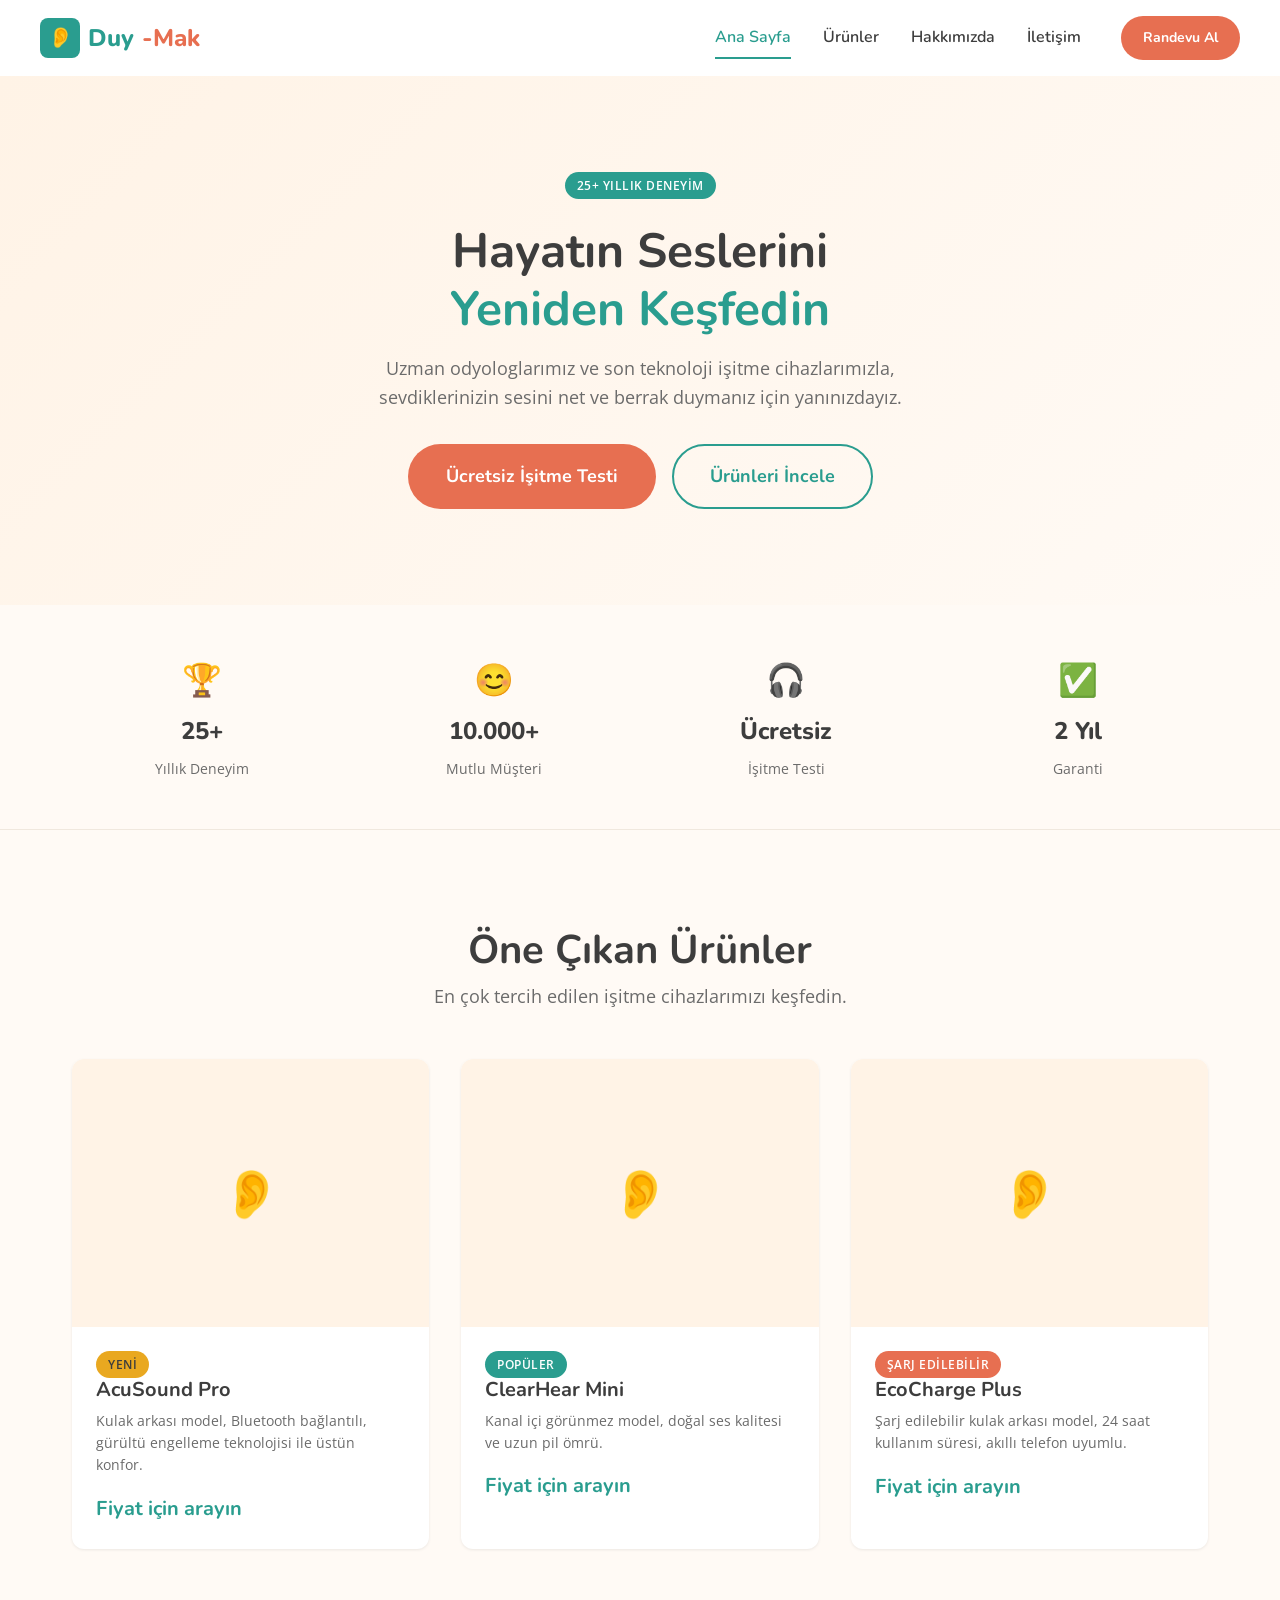
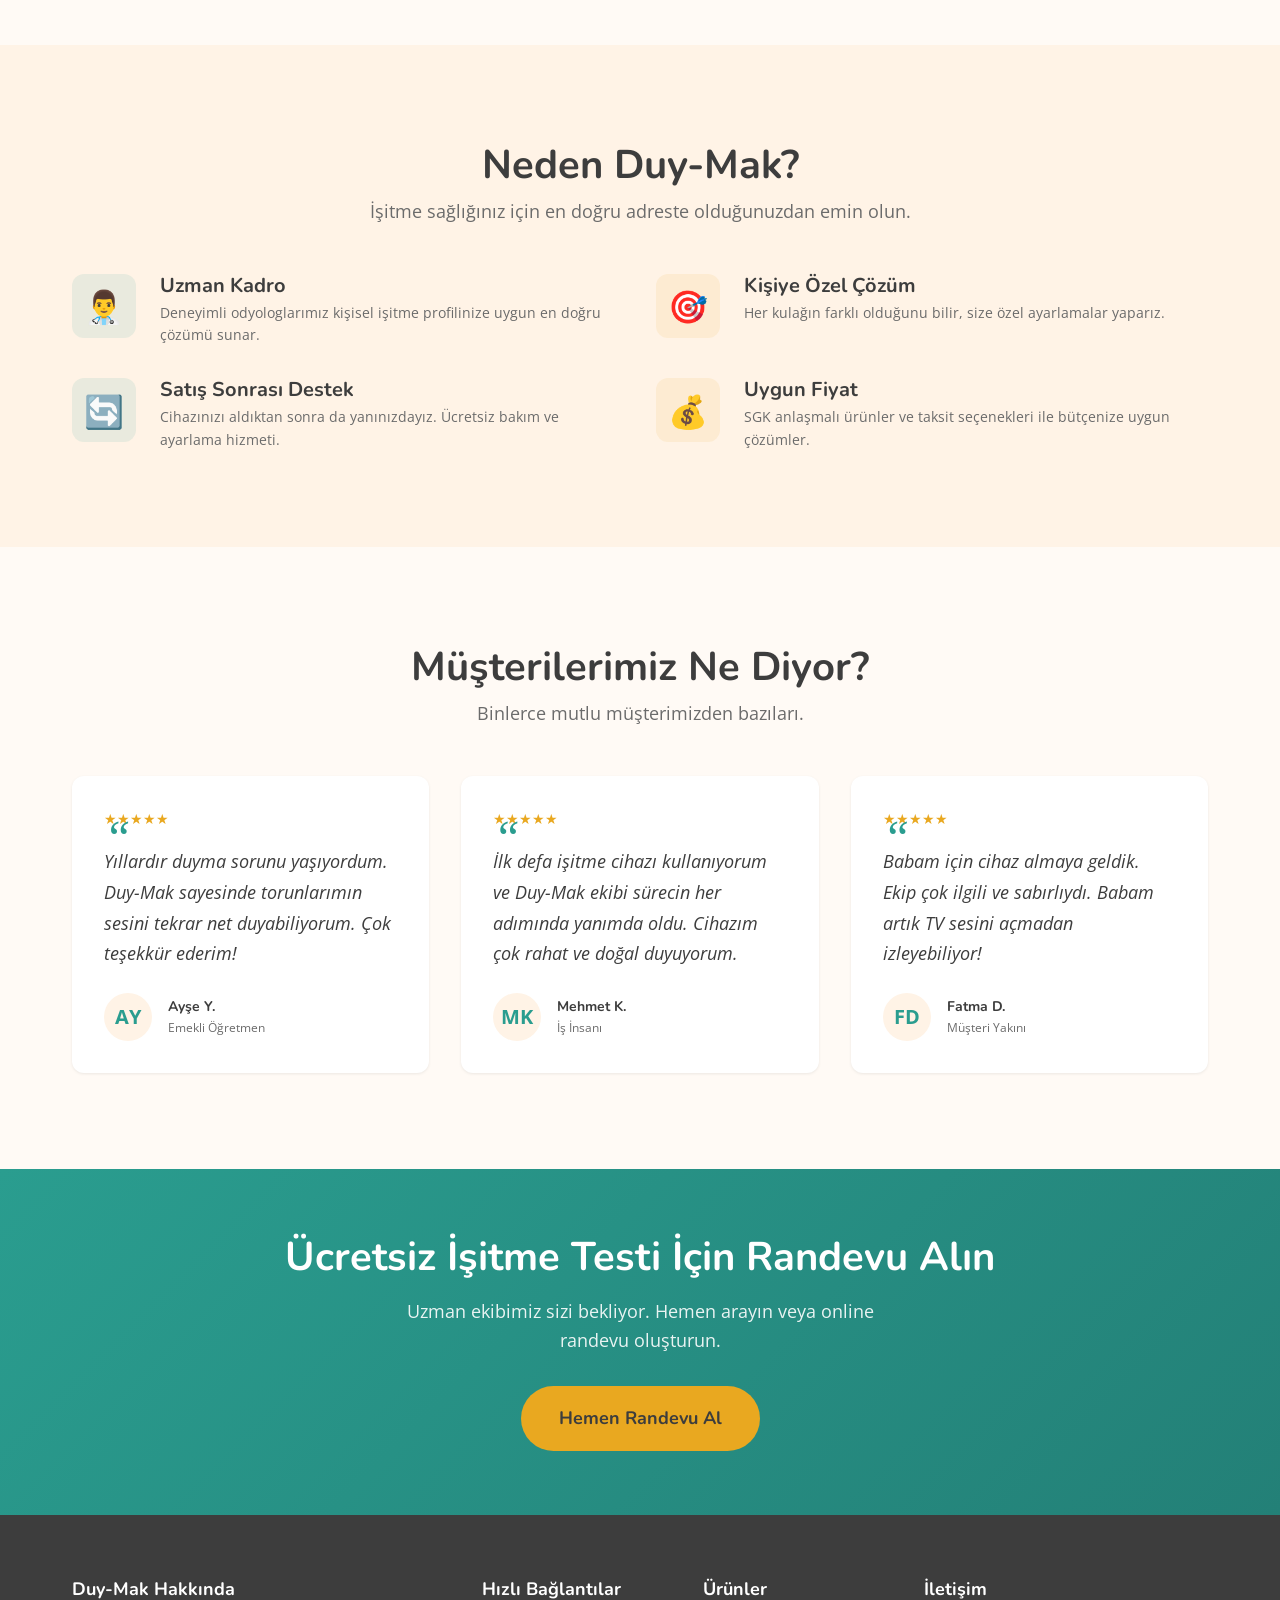
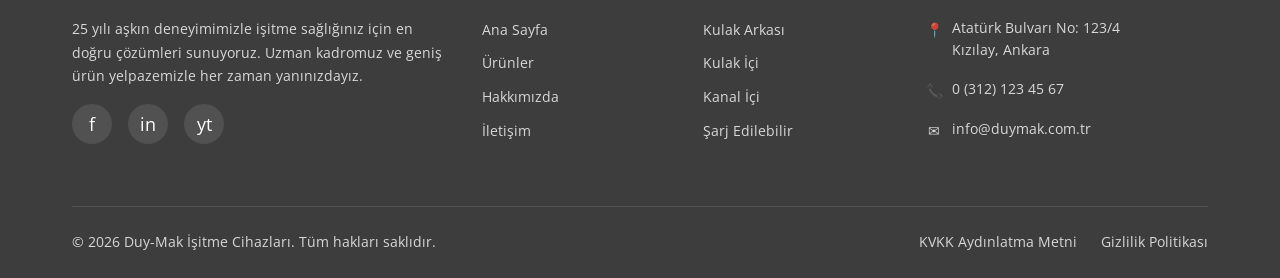
<file: index.html>
<!DOCTYPE html>
<html lang="tr">
<head>
  <meta charset="UTF-8">
  <meta name="viewport" content="width=device-width, initial-scale=1.0">
  <title>Duy-Mak İşitme Cihazları | Daha İyi Duymak İçin</title>
  <meta name="description" content="Duy-Mak işitme cihazları ile hayatınızın seslerini yeniden keşfedin. Uzman kadromuz ve geniş ürün yelpazemizle yanınızdayız.">

  <!-- Open Graph -->
  <meta property="og:title" content="Duy-Mak İşitme Cihazları | Daha İyi Duymak İçin">
  <meta property="og:description" content="Duy-Mak işitme cihazları ile hayatınızın seslerini yeniden keşfedin.">
  <meta property="og:type" content="website">
  <meta property="og:locale" content="tr_TR">

  <!-- Google Fonts -->
  <link rel="preconnect" href="https://fonts.googleapis.com">
  <link rel="preconnect" href="https://fonts.gstatic.com" crossorigin>
  <link href="https://fonts.googleapis.com/css2?family=Nunito:wght@600;700;800&family=Open+Sans:wght@400;500;600&display=swap" rel="stylesheet">

  <!-- CSS -->
  <link rel="stylesheet" href="css/reset.css">
  <link rel="stylesheet" href="css/variables.css">
  <link rel="stylesheet" href="css/global.css">
  <link rel="stylesheet" href="css/components.css">
  <link rel="stylesheet" href="css/header.css">
  <link rel="stylesheet" href="css/footer.css">
  <link rel="stylesheet" href="css/home.css">

  <!-- JSON-LD -->
  <script type="application/ld+json">
  {
    "@context": "https://schema.org",
    "@type": "MedicalBusiness",
    "name": "Duy-Mak İşitme Cihazları",
    "description": "İşitme cihazı satış ve uygulama merkezi",
    "url": "#",
    "telephone": "+90 (312) 123 45 67",
    "address": {
      "@type": "PostalAddress",
      "streetAddress": "Atatürk Bulvarı No: 123/4",
      "addressLocality": "Ankara",
      "addressCountry": "TR"
    },
    "medicalSpecialty": "Odyoloji"
  }
  </script>
</head>
<body>
  <a href="#main" class="skip-link">Ana içeriğe geç</a>

  <!-- Header -->
  <header class="header">
    <div class="container header__inner">
      <a href="index.html" class="header__logo" aria-label="Duy-Mak Ana Sayfa">
        <span class="header__logo-icon" aria-hidden="true">&#x1F442;</span>
        Duy<span class="header__logo-highlight">-Mak</span>
      </a>

      <nav class="nav" aria-label="Ana menü">
        <a href="index.html" class="nav__link" aria-current="page">Ana Sayfa</a>
        <a href="urunler.html" class="nav__link">Ürünler</a>
        <a href="hakkimizda.html" class="nav__link">Hakkımızda</a>
        <a href="iletisim.html" class="nav__link">İletişim</a>
        <a href="iletisim.html" class="btn btn--primary btn--small nav__cta">Randevu Al</a>
      </nav>

      <button class="hamburger" id="hamburger" aria-expanded="false" aria-controls="mobile-nav" aria-label="Menüyü aç">
        <span class="hamburger__line" aria-hidden="true"></span>
        <span class="hamburger__line" aria-hidden="true"></span>
        <span class="hamburger__line" aria-hidden="true"></span>
      </button>
    </div>

    <nav class="mobile-nav" id="mobile-nav" aria-label="Mobil menü">
      <a href="index.html" class="mobile-nav__link" aria-current="page">Ana Sayfa</a>
      <a href="urunler.html" class="mobile-nav__link">Ürünler</a>
      <a href="hakkimizda.html" class="mobile-nav__link">Hakkımızda</a>
      <a href="iletisim.html" class="mobile-nav__link">İletişim</a>
      <div class="mobile-nav__cta">
        <a href="iletisim.html" class="btn btn--primary btn--large">Randevu Al</a>
      </div>
    </nav>
  </header>

  <main id="main">
    <!-- Hero -->
    <section class="hero">
      <div class="container hero__content">
        <span class="badge hero__badge">25+ Yıllık Deneyim</span>
        <h1 class="hero__title">
          Hayatın Seslerini<br>
          <span class="hero__title-highlight">Yeniden Keşfedin</span>
        </h1>
        <p class="hero__text">
          Uzman odyologlarımız ve son teknoloji işitme cihazlarımızla, sevdiklerinizin sesini net ve berrak duymanız için yanınızdayız.
        </p>
        <div class="hero__actions">
          <a href="iletisim.html" class="btn btn--primary btn--large">Ücretsiz İşitme Testi</a>
          <a href="urunler.html" class="btn btn--secondary btn--large">Ürünleri İncele</a>
        </div>
      </div>
    </section>

    <!-- Trust bar -->
    <section class="trust-bar" aria-label="Güven göstergeleri">
      <div class="container">
        <div class="trust-bar__grid">
          <div class="trust-bar__item">
            <span class="trust-bar__icon" aria-hidden="true">&#x1F3C6;</span>
            <span class="trust-bar__number">25+</span>
            <span class="trust-bar__label">Yıllık Deneyim</span>
          </div>
          <div class="trust-bar__item">
            <span class="trust-bar__icon" aria-hidden="true">&#x1F60A;</span>
            <span class="trust-bar__number">10.000+</span>
            <span class="trust-bar__label">Mutlu Müşteri</span>
          </div>
          <div class="trust-bar__item">
            <span class="trust-bar__icon" aria-hidden="true">&#x1F3A7;</span>
            <span class="trust-bar__number">Ücretsiz</span>
            <span class="trust-bar__label">İşitme Testi</span>
          </div>
          <div class="trust-bar__item">
            <span class="trust-bar__icon" aria-hidden="true">&#x2705;</span>
            <span class="trust-bar__number">2 Yıl</span>
            <span class="trust-bar__label">Garanti</span>
          </div>
        </div>
      </div>
    </section>

    <!-- Featured Products -->
    <section class="section">
      <div class="container">
        <h2 class="section__title">Öne Çıkan Ürünler</h2>
        <p class="section__subtitle">En çok tercih edilen işitme cihazlarımızı keşfedin.</p>

        <div class="featured-products__grid">
          <!-- Product 1 -->
          <article class="card">
            <div class="product-card__image" aria-hidden="true">&#x1F442;</div>
            <div class="card__body">
              <span class="badge badge--secondary">Yeni</span>
              <h3 class="card__title">AcuSound Pro</h3>
              <p class="card__text">Kulak arkası model, Bluetooth bağlantılı, gürültü engelleme teknolojisi ile üstün konfor.</p>
              <span class="product-card__price">Fiyat için arayın</span>
            </div>
          </article>

          <!-- Product 2 -->
          <article class="card">
            <div class="product-card__image" aria-hidden="true">&#x1F442;</div>
            <div class="card__body">
              <span class="badge">Popüler</span>
              <h3 class="card__title">ClearHear Mini</h3>
              <p class="card__text">Kanal içi görünmez model, doğal ses kalitesi ve uzun pil ömrü.</p>
              <span class="product-card__price">Fiyat için arayın</span>
            </div>
          </article>

          <!-- Product 3 -->
          <article class="card">
            <div class="product-card__image" aria-hidden="true">&#x1F442;</div>
            <div class="card__body">
              <span class="badge badge--accent">Şarj Edilebilir</span>
              <h3 class="card__title">EcoCharge Plus</h3>
              <p class="card__text">Şarj edilebilir kulak arkası model, 24 saat kullanım süresi, akıllı telefon uyumlu.</p>
              <span class="product-card__price">Fiyat için arayın</span>
            </div>
          </article>
        </div>
      </div>
    </section>

    <!-- Why Duy-Mak -->
    <section class="section section--alt">
      <div class="container">
        <h2 class="section__title">Neden Duy-Mak?</h2>
        <p class="section__subtitle">İşitme sağlığınız için en doğru adreste olduğunuzdan emin olun.</p>

        <div class="why-us__grid">
          <div class="why-us__item">
            <div class="icon-box icon-box--primary" aria-hidden="true">&#x1F468;&#x200D;&#x2695;&#xFE0F;</div>
            <div class="why-us__text">
              <h3>Uzman Kadro</h3>
              <p>Deneyimli odyologlarımız kişisel işitme profilinize uygun en doğru çözümü sunar.</p>
            </div>
          </div>

          <div class="why-us__item">
            <div class="icon-box icon-box--secondary" aria-hidden="true">&#x1F3AF;</div>
            <div class="why-us__text">
              <h3>Kişiye Özel Çözüm</h3>
              <p>Her kulağın farklı olduğunu bilir, size özel ayarlamalar yaparız.</p>
            </div>
          </div>

          <div class="why-us__item">
            <div class="icon-box icon-box--primary" aria-hidden="true">&#x1F504;</div>
            <div class="why-us__text">
              <h3>Satış Sonrası Destek</h3>
              <p>Cihazınızı aldıktan sonra da yanınızdayız. Ücretsiz bakım ve ayarlama hizmeti.</p>
            </div>
          </div>

          <div class="why-us__item">
            <div class="icon-box icon-box--secondary" aria-hidden="true">&#x1F4B0;</div>
            <div class="why-us__text">
              <h3>Uygun Fiyat</h3>
              <p>SGK anlaşmalı ürünler ve taksit seçenekleri ile bütçenize uygun çözümler.</p>
            </div>
          </div>
        </div>
      </div>
    </section>

    <!-- Testimonials -->
    <section class="section">
      <div class="container">
        <h2 class="section__title">Müşterilerimiz Ne Diyor?</h2>
        <p class="section__subtitle">Binlerce mutlu müşterimizden bazıları.</p>

        <div class="testimonials__grid">
          <article class="testimonial">
            <div class="stars" aria-label="5 üzerinden 5 yıldız">&#9733;&#9733;&#9733;&#9733;&#9733;</div>
            <blockquote class="testimonial__quote">
              Yıllardır duyma sorunu yaşıyordum. Duy-Mak sayesinde torunlarımın sesini tekrar net duyabiliyorum. Çok teşekkür ederim!
            </blockquote>
            <div class="testimonial__author">
              <div class="testimonial__avatar" aria-hidden="true">AY</div>
              <div>
                <div class="testimonial__name">Ayşe Y.</div>
                <div class="testimonial__role">Emekli Öğretmen</div>
              </div>
            </div>
          </article>

          <article class="testimonial">
            <div class="stars" aria-label="5 üzerinden 5 yıldız">&#9733;&#9733;&#9733;&#9733;&#9733;</div>
            <blockquote class="testimonial__quote">
              İlk defa işitme cihazı kullanıyorum ve Duy-Mak ekibi sürecin her adımında yanımda oldu. Cihazım çok rahat ve doğal duyuyorum.
            </blockquote>
            <div class="testimonial__author">
              <div class="testimonial__avatar" aria-hidden="true">MK</div>
              <div>
                <div class="testimonial__name">Mehmet K.</div>
                <div class="testimonial__role">İş İnsanı</div>
              </div>
            </div>
          </article>

          <article class="testimonial">
            <div class="stars" aria-label="5 üzerinden 5 yıldız">&#9733;&#9733;&#9733;&#9733;&#9733;</div>
            <blockquote class="testimonial__quote">
              Babam için cihaz almaya geldik. Ekip çok ilgili ve sabırlıydı. Babam artık TV sesini açmadan izleyebiliyor!
            </blockquote>
            <div class="testimonial__author">
              <div class="testimonial__avatar" aria-hidden="true">FD</div>
              <div>
                <div class="testimonial__name">Fatma D.</div>
                <div class="testimonial__role">Müşteri Yakını</div>
              </div>
            </div>
          </article>
        </div>
      </div>
    </section>

    <!-- CTA Banner -->
    <section class="cta-banner">
      <div class="container">
        <h2 class="cta-banner__title">Ücretsiz İşitme Testi İçin Randevu Alın</h2>
        <p class="cta-banner__text">Uzman ekibimiz sizi bekliyor. Hemen arayın veya online randevu oluşturun.</p>
        <a href="iletisim.html" class="btn btn--primary btn--large">Hemen Randevu Al</a>
      </div>
    </section>
  </main>

  <!-- Footer -->
  <footer class="footer">
    <div class="container">
      <div class="footer__grid">
        <div>
          <h3 class="footer__col-title">Duy-Mak Hakkında</h3>
          <p class="footer__about-text">
            25 yılı aşkın deneyimimizle işitme sağlığınız için en doğru çözümleri sunuyoruz. Uzman kadromuz ve geniş ürün yelpazemizle her zaman yanınızdayız.
          </p>
          <div class="footer__social">
            <a href="#" class="footer__social-link" aria-label="Facebook">f</a>
            <a href="#" class="footer__social-link" aria-label="Instagram">in</a>
            <a href="#" class="footer__social-link" aria-label="YouTube">yt</a>
          </div>
        </div>

        <div>
          <h3 class="footer__col-title">Hızlı Bağlantılar</h3>
          <ul class="footer__links">
            <li><a href="index.html" class="footer__link">Ana Sayfa</a></li>
            <li><a href="urunler.html" class="footer__link">Ürünler</a></li>
            <li><a href="hakkimizda.html" class="footer__link">Hakkımızda</a></li>
            <li><a href="iletisim.html" class="footer__link">İletişim</a></li>
          </ul>
        </div>

        <div>
          <h3 class="footer__col-title">Ürünler</h3>
          <ul class="footer__links">
            <li><a href="urunler.html" class="footer__link">Kulak Arkası</a></li>
            <li><a href="urunler.html" class="footer__link">Kulak İçi</a></li>
            <li><a href="urunler.html" class="footer__link">Kanal İçi</a></li>
            <li><a href="urunler.html" class="footer__link">Şarj Edilebilir</a></li>
          </ul>
        </div>

        <div>
          <h3 class="footer__col-title">İletişim</h3>
          <div class="footer__contact-item">
            <span class="footer__contact-icon" aria-hidden="true">&#x1F4CD;</span>
            <span>Atatürk Bulvarı No: 123/4<br>Kızılay, Ankara</span>
          </div>
          <div class="footer__contact-item">
            <span class="footer__contact-icon" aria-hidden="true">&#x1F4DE;</span>
            <span>0 (312) 123 45 67</span>
          </div>
          <div class="footer__contact-item">
            <span class="footer__contact-icon" aria-hidden="true">&#x2709;</span>
            <span>info@duymak.com.tr</span>
          </div>
        </div>
      </div>

      <div class="footer__bottom">
        <p>&copy; 2026 Duy-Mak İşitme Cihazları. Tüm hakları saklıdır.</p>
        <div class="footer__bottom-links">
          <a href="#" class="footer__bottom-link">KVKK Aydınlatma Metni</a>
          <a href="#" class="footer__bottom-link">Gizlilik Politikası</a>
        </div>
      </div>
    </div>
  </footer>

  <script src="js/main.js"></script>
</body>
</html>
</file>
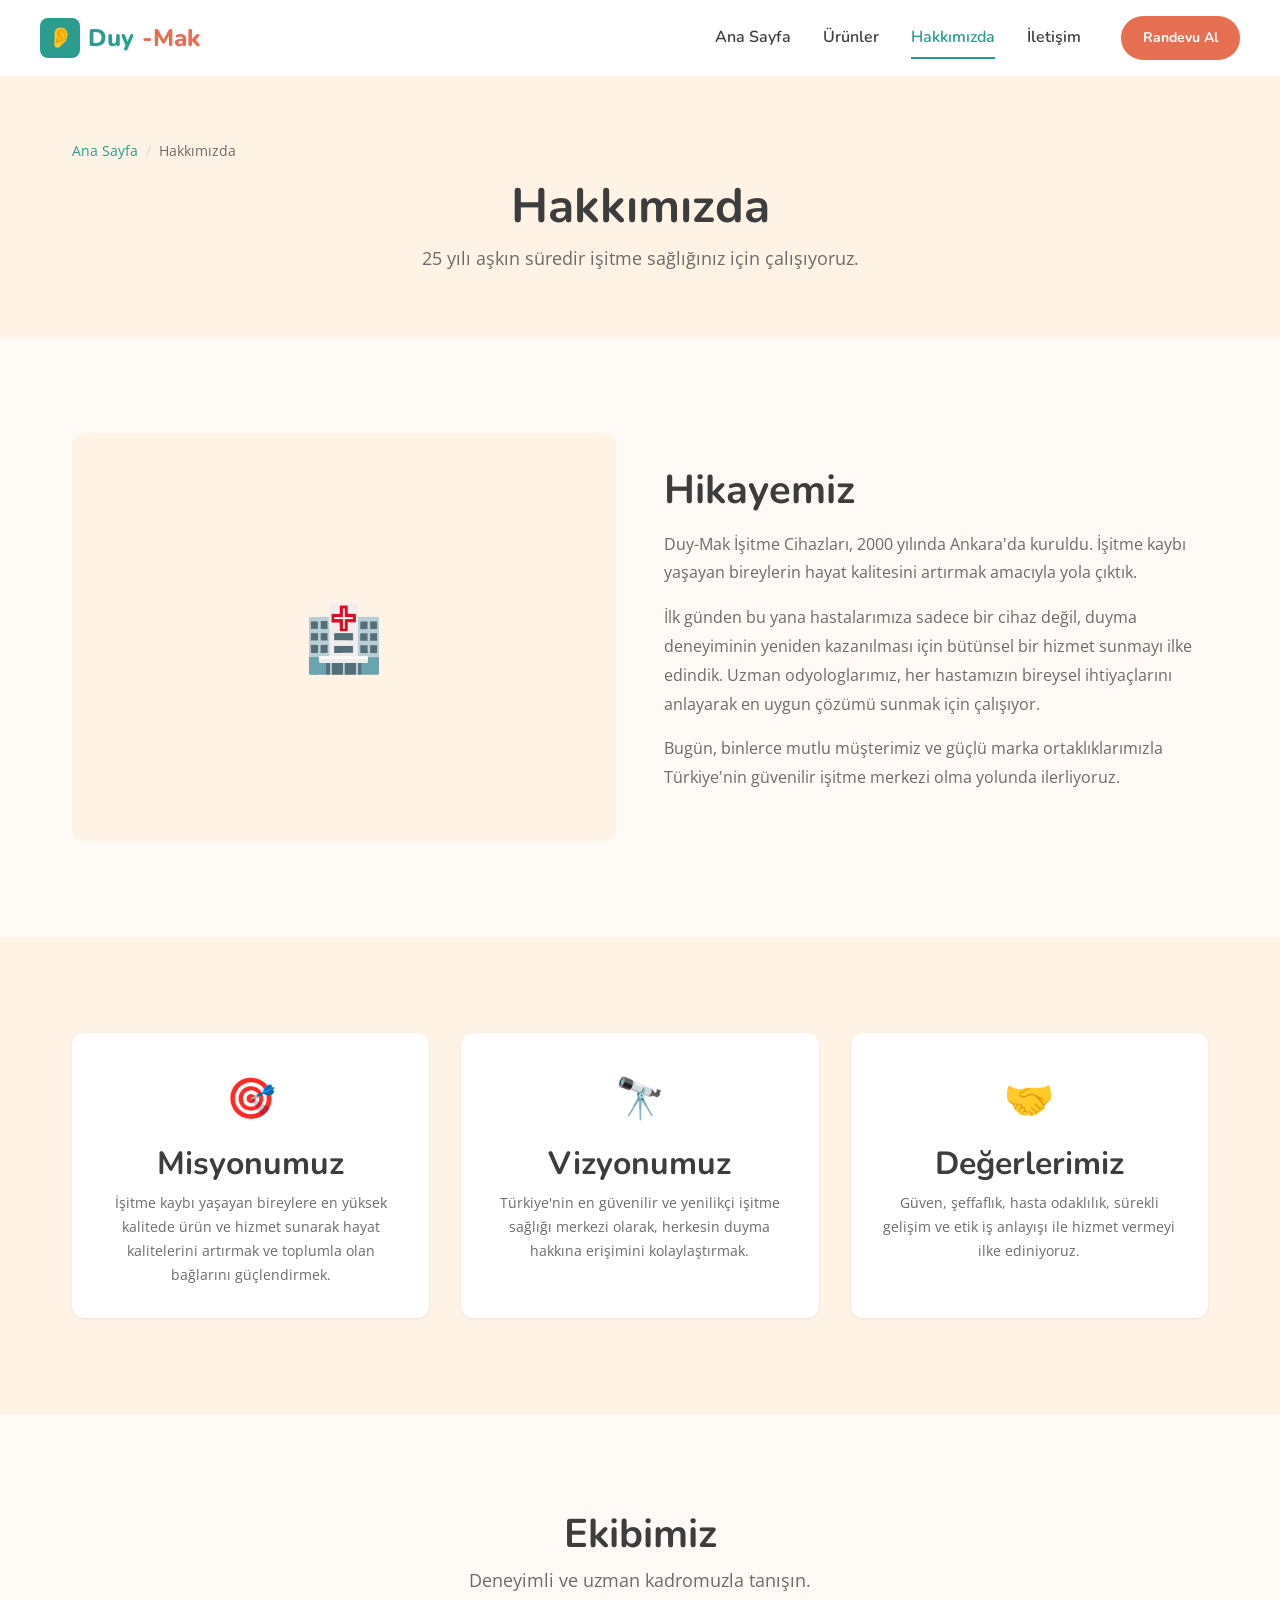
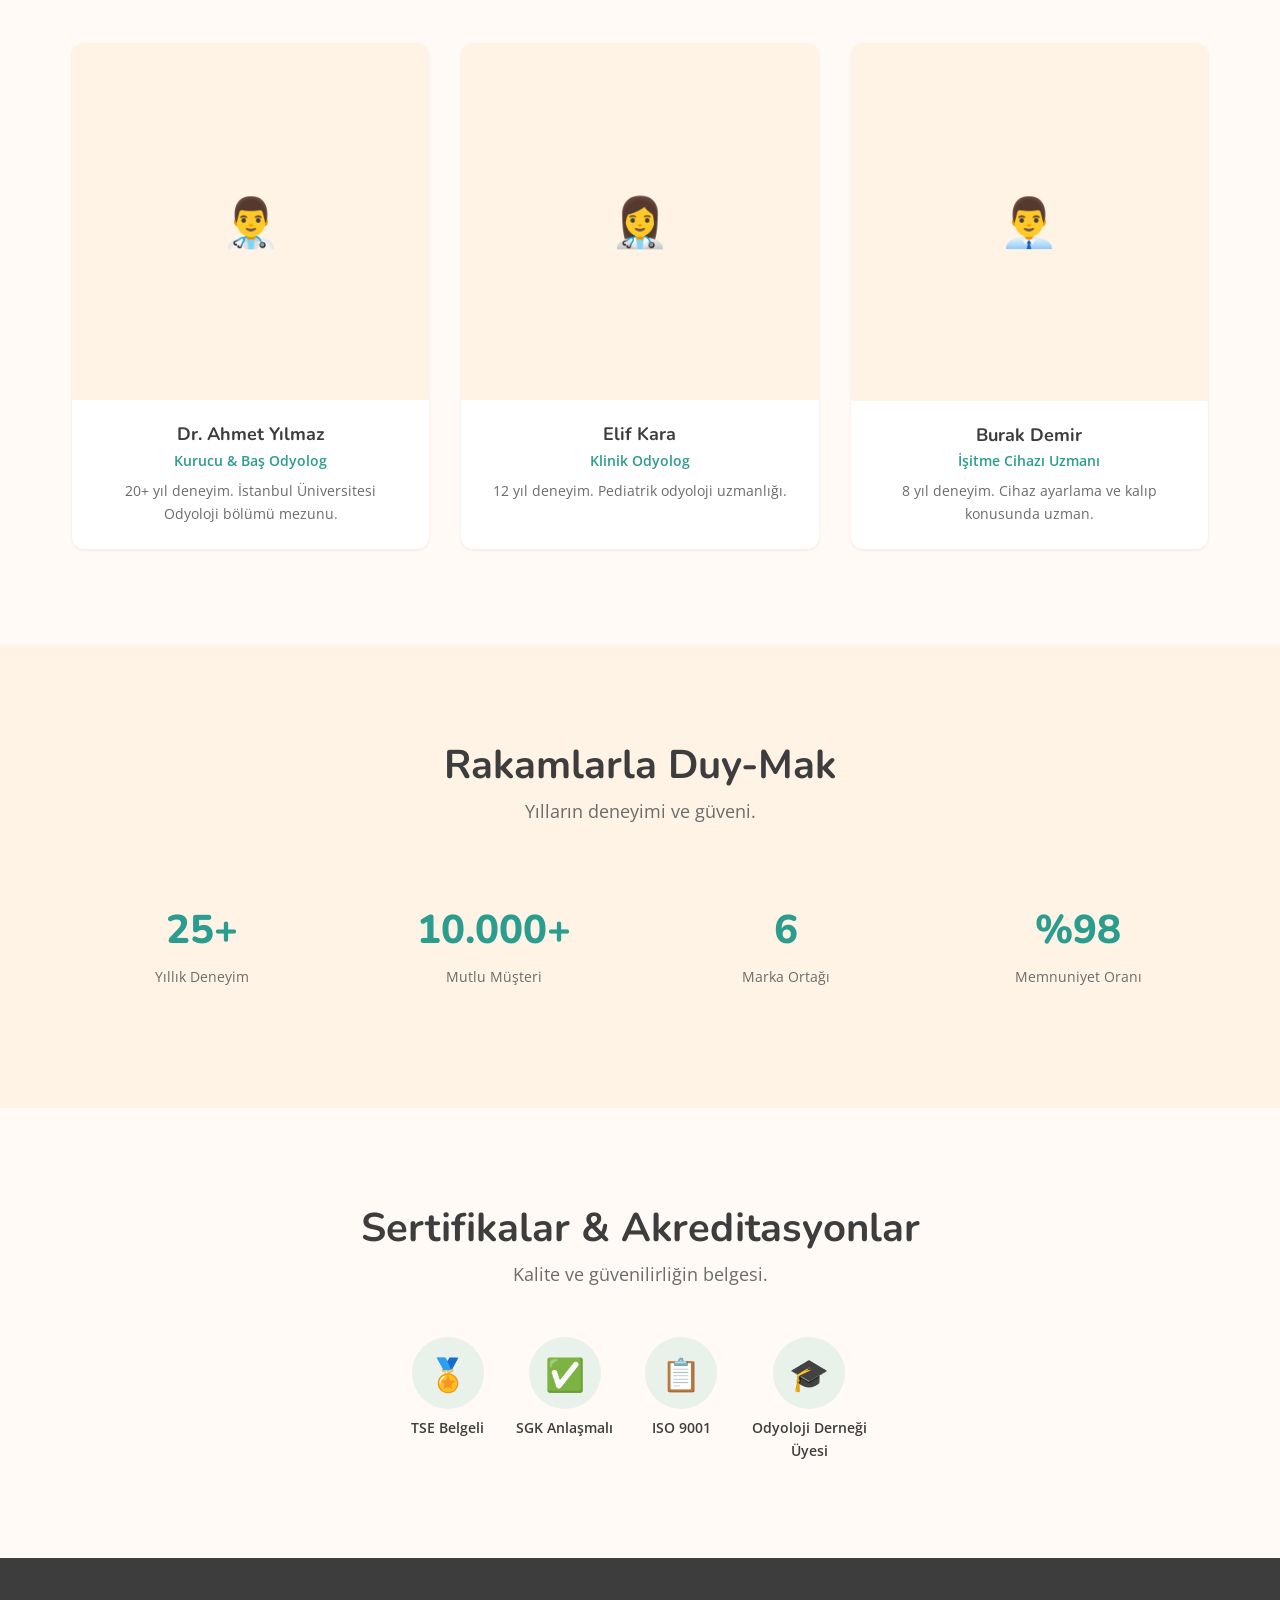
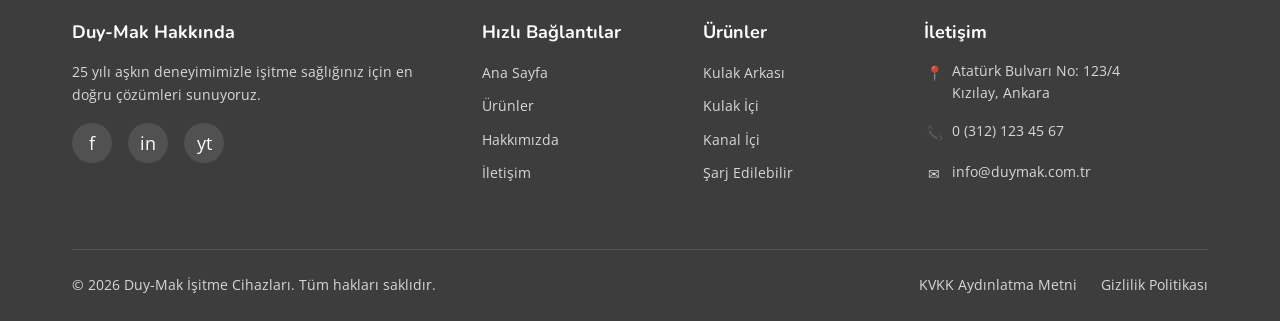
<file: hakkimizda.html>
<!DOCTYPE html>
<html lang="tr">
<head>
  <meta charset="UTF-8">
  <meta name="viewport" content="width=device-width, initial-scale=1.0">
  <title>Hakkımızda | Duy-Mak İşitme Cihazları</title>
  <meta name="description" content="Duy-Mak İşitme Cihazları olarak 25 yılı aşkın deneyimimizle işitme sağlığınız için yanınızdayız. Ekibimizi ve hikayemizi tanıyın.">

  <meta property="og:title" content="Hakkımızda | Duy-Mak İşitme Cihazları">
  <meta property="og:description" content="25 yılı aşkın deneyimimizle işitme sağlığınız için yanınızdayız.">
  <meta property="og:type" content="website">
  <meta property="og:locale" content="tr_TR">

  <link rel="preconnect" href="https://fonts.googleapis.com">
  <link rel="preconnect" href="https://fonts.gstatic.com" crossorigin>
  <link href="https://fonts.googleapis.com/css2?family=Nunito:wght@600;700;800&family=Open+Sans:wght@400;500;600&display=swap" rel="stylesheet">

  <link rel="stylesheet" href="css/reset.css">
  <link rel="stylesheet" href="css/variables.css">
  <link rel="stylesheet" href="css/global.css">
  <link rel="stylesheet" href="css/components.css">
  <link rel="stylesheet" href="css/header.css">
  <link rel="stylesheet" href="css/footer.css">
  <link rel="stylesheet" href="css/about.css">
</head>
<body>
  <a href="#main" class="skip-link">Ana içeriğe geç</a>

  <!-- Header -->
  <header class="header">
    <div class="container header__inner">
      <a href="index.html" class="header__logo" aria-label="Duy-Mak Ana Sayfa">
        <span class="header__logo-icon" aria-hidden="true">&#x1F442;</span>
        Duy<span class="header__logo-highlight">-Mak</span>
      </a>
      <nav class="nav" aria-label="Ana menü">
        <a href="index.html" class="nav__link">Ana Sayfa</a>
        <a href="urunler.html" class="nav__link">Ürünler</a>
        <a href="hakkimizda.html" class="nav__link" aria-current="page">Hakkımızda</a>
        <a href="iletisim.html" class="nav__link">İletişim</a>
        <a href="iletisim.html" class="btn btn--primary btn--small nav__cta">Randevu Al</a>
      </nav>
      <button class="hamburger" id="hamburger" aria-expanded="false" aria-controls="mobile-nav" aria-label="Menüyü aç">
        <span class="hamburger__line" aria-hidden="true"></span>
        <span class="hamburger__line" aria-hidden="true"></span>
        <span class="hamburger__line" aria-hidden="true"></span>
      </button>
    </div>
    <nav class="mobile-nav" id="mobile-nav" aria-label="Mobil menü">
      <a href="index.html" class="mobile-nav__link">Ana Sayfa</a>
      <a href="urunler.html" class="mobile-nav__link">Ürünler</a>
      <a href="hakkimizda.html" class="mobile-nav__link" aria-current="page">Hakkımızda</a>
      <a href="iletisim.html" class="mobile-nav__link">İletişim</a>
      <div class="mobile-nav__cta">
        <a href="iletisim.html" class="btn btn--primary btn--large">Randevu Al</a>
      </div>
    </nav>
  </header>

  <main id="main">
    <!-- Page Header -->
    <section class="page-header">
      <div class="container">
        <nav class="breadcrumb" aria-label="Breadcrumb">
          <a href="index.html">Ana Sayfa</a>
          <span class="breadcrumb__separator" aria-hidden="true">/</span>
          <span aria-current="page">Hakkımızda</span>
        </nav>
        <h1 class="page-header__title">Hakkımızda</h1>
        <p class="page-header__desc">25 yılı aşkın süredir işitme sağlığınız için çalışıyoruz.</p>
      </div>
    </section>

    <!-- Story -->
    <section class="section">
      <div class="container">
        <div class="story__grid">
          <div class="story__image" aria-hidden="true">&#x1F3E5;</div>
          <div class="story__text">
            <h2>Hikayemiz</h2>
            <p>
              Duy-Mak İşitme Cihazları, 2000 yılında Ankara'da kuruldu. İşitme kaybı yaşayan bireylerin hayat kalitesini artırmak amacıyla yola çıktık.
            </p>
            <p>
              İlk günden bu yana hastalarımıza sadece bir cihaz değil, duyma deneyiminin yeniden kazanılması için bütünsel bir hizmet sunmayı ilke edindik. Uzman odyologlarımız, her hastamızın bireysel ihtiyaçlarını anlayarak en uygun çözümü sunmak için çalışıyor.
            </p>
            <p>
              Bugün, binlerce mutlu müşterimiz ve güçlü marka ortaklıklarımızla Türkiye'nin güvenilir işitme merkezi olma yolunda ilerliyoruz.
            </p>
          </div>
        </div>
      </div>
    </section>

    <!-- Mission / Vision / Values -->
    <section class="section section--alt">
      <div class="container">
        <div class="mvv__grid">
          <div class="mvv__card">
            <div class="mvv__icon" aria-hidden="true">&#x1F3AF;</div>
            <h3>Misyonumuz</h3>
            <p>İşitme kaybı yaşayan bireylere en yüksek kalitede ürün ve hizmet sunarak hayat kalitelerini artırmak ve toplumla olan bağlarını güçlendirmek.</p>
          </div>
          <div class="mvv__card">
            <div class="mvv__icon" aria-hidden="true">&#x1F52D;</div>
            <h3>Vizyonumuz</h3>
            <p>Türkiye'nin en güvenilir ve yenilikçi işitme sağlığı merkezi olarak, herkesin duyma hakkına erişimini kolaylaştırmak.</p>
          </div>
          <div class="mvv__card">
            <div class="mvv__icon" aria-hidden="true">&#x1F91D;</div>
            <h3>Değerlerimiz</h3>
            <p>Güven, şeffaflık, hasta odaklılık, sürekli gelişim ve etik iş anlayışı ile hizmet vermeyi ilke ediniyoruz.</p>
          </div>
        </div>
      </div>
    </section>

    <!-- Team -->
    <section class="section">
      <div class="container">
        <h2 class="section__title">Ekibimiz</h2>
        <p class="section__subtitle">Deneyimli ve uzman kadromuzla tanışın.</p>

        <div class="team__grid">
          <article class="team__card">
            <div class="team__photo" aria-hidden="true">&#x1F468;&#x200D;&#x2695;&#xFE0F;</div>
            <div class="team__info">
              <h3 class="team__name">Dr. Ahmet Yılmaz</h3>
              <p class="team__role">Kurucu &amp; Baş Odyolog</p>
              <p class="team__bio">20+ yıl deneyim. İstanbul Üniversitesi Odyoloji bölümü mezunu.</p>
            </div>
          </article>

          <article class="team__card">
            <div class="team__photo" aria-hidden="true">&#x1F469;&#x200D;&#x2695;&#xFE0F;</div>
            <div class="team__info">
              <h3 class="team__name">Elif Kara</h3>
              <p class="team__role">Klinik Odyolog</p>
              <p class="team__bio">12 yıl deneyim. Pediatrik odyoloji uzmanlığı.</p>
            </div>
          </article>

          <article class="team__card">
            <div class="team__photo" aria-hidden="true">&#x1F468;&#x200D;&#x1F4BC;</div>
            <div class="team__info">
              <h3 class="team__name">Burak Demir</h3>
              <p class="team__role">İşitme Cihazı Uzmanı</p>
              <p class="team__bio">8 yıl deneyim. Cihaz ayarlama ve kalıp konusunda uzman.</p>
            </div>
          </article>
        </div>
      </div>
    </section>

    <!-- Stats -->
    <section class="section section--alt">
      <div class="container stats">
        <h2 class="section__title">Rakamlarla Duy-Mak</h2>
        <p class="section__subtitle">Yılların deneyimi ve güveni.</p>

        <div class="stats__grid">
          <div class="stats__item">
            <div class="stats__number">25+</div>
            <div class="stats__label">Yıllık Deneyim</div>
          </div>
          <div class="stats__item">
            <div class="stats__number">10.000+</div>
            <div class="stats__label">Mutlu Müşteri</div>
          </div>
          <div class="stats__item">
            <div class="stats__number">6</div>
            <div class="stats__label">Marka Ortağı</div>
          </div>
          <div class="stats__item">
            <div class="stats__number">%98</div>
            <div class="stats__label">Memnuniyet Oranı</div>
          </div>
        </div>
      </div>
    </section>

    <!-- Certifications -->
    <section class="section">
      <div class="container">
        <h2 class="section__title">Sertifikalar &amp; Akreditasyonlar</h2>
        <p class="section__subtitle">Kalite ve güvenilirliğin belgesi.</p>

        <div class="certs__grid">
          <div class="cert__item">
            <div class="cert__icon" aria-hidden="true">&#x1F3C5;</div>
            <span class="cert__label">TSE Belgeli</span>
          </div>
          <div class="cert__item">
            <div class="cert__icon" aria-hidden="true">&#x2705;</div>
            <span class="cert__label">SGK Anlaşmalı</span>
          </div>
          <div class="cert__item">
            <div class="cert__icon" aria-hidden="true">&#x1F4CB;</div>
            <span class="cert__label">ISO 9001</span>
          </div>
          <div class="cert__item">
            <div class="cert__icon" aria-hidden="true">&#x1F393;</div>
            <span class="cert__label">Odyoloji Derneği Üyesi</span>
          </div>
        </div>
      </div>
    </section>
  </main>

  <!-- Footer -->
  <footer class="footer">
    <div class="container">
      <div class="footer__grid">
        <div>
          <h3 class="footer__col-title">Duy-Mak Hakkında</h3>
          <p class="footer__about-text">25 yılı aşkın deneyimimizle işitme sağlığınız için en doğru çözümleri sunuyoruz.</p>
          <div class="footer__social">
            <a href="#" class="footer__social-link" aria-label="Facebook">f</a>
            <a href="#" class="footer__social-link" aria-label="Instagram">in</a>
            <a href="#" class="footer__social-link" aria-label="YouTube">yt</a>
          </div>
        </div>
        <div>
          <h3 class="footer__col-title">Hızlı Bağlantılar</h3>
          <ul class="footer__links">
            <li><a href="index.html" class="footer__link">Ana Sayfa</a></li>
            <li><a href="urunler.html" class="footer__link">Ürünler</a></li>
            <li><a href="hakkimizda.html" class="footer__link">Hakkımızda</a></li>
            <li><a href="iletisim.html" class="footer__link">İletişim</a></li>
          </ul>
        </div>
        <div>
          <h3 class="footer__col-title">Ürünler</h3>
          <ul class="footer__links">
            <li><a href="urunler.html" class="footer__link">Kulak Arkası</a></li>
            <li><a href="urunler.html" class="footer__link">Kulak İçi</a></li>
            <li><a href="urunler.html" class="footer__link">Kanal İçi</a></li>
            <li><a href="urunler.html" class="footer__link">Şarj Edilebilir</a></li>
          </ul>
        </div>
        <div>
          <h3 class="footer__col-title">İletişim</h3>
          <div class="footer__contact-item">
            <span class="footer__contact-icon" aria-hidden="true">&#x1F4CD;</span>
            <span>Atatürk Bulvarı No: 123/4<br>Kızılay, Ankara</span>
          </div>
          <div class="footer__contact-item">
            <span class="footer__contact-icon" aria-hidden="true">&#x1F4DE;</span>
            <span>0 (312) 123 45 67</span>
          </div>
          <div class="footer__contact-item">
            <span class="footer__contact-icon" aria-hidden="true">&#x2709;</span>
            <span>info@duymak.com.tr</span>
          </div>
        </div>
      </div>
      <div class="footer__bottom">
        <p>&copy; 2026 Duy-Mak İşitme Cihazları. Tüm hakları saklıdır.</p>
        <div class="footer__bottom-links">
          <a href="#" class="footer__bottom-link">KVKK Aydınlatma Metni</a>
          <a href="#" class="footer__bottom-link">Gizlilik Politikası</a>
        </div>
      </div>
    </div>
  </footer>

  <script src="js/main.js"></script>
</body>
</html>
</file>
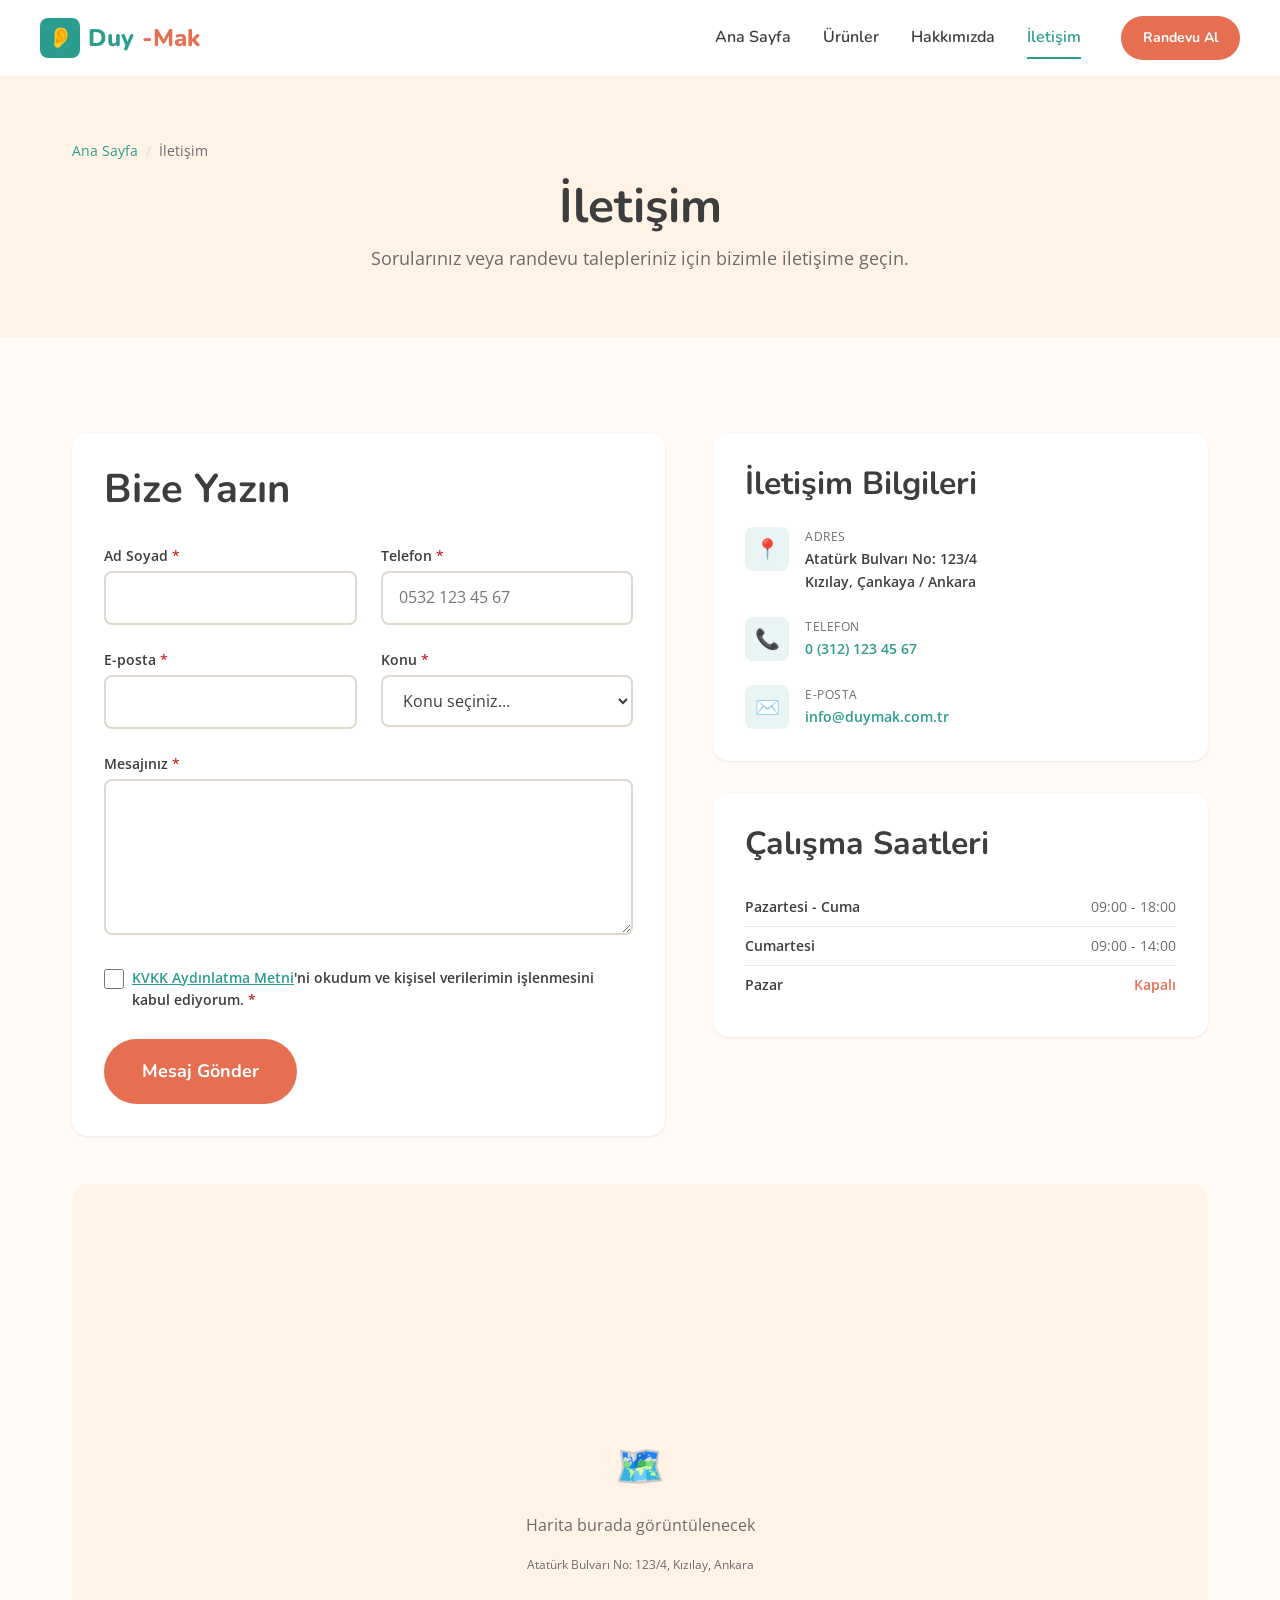
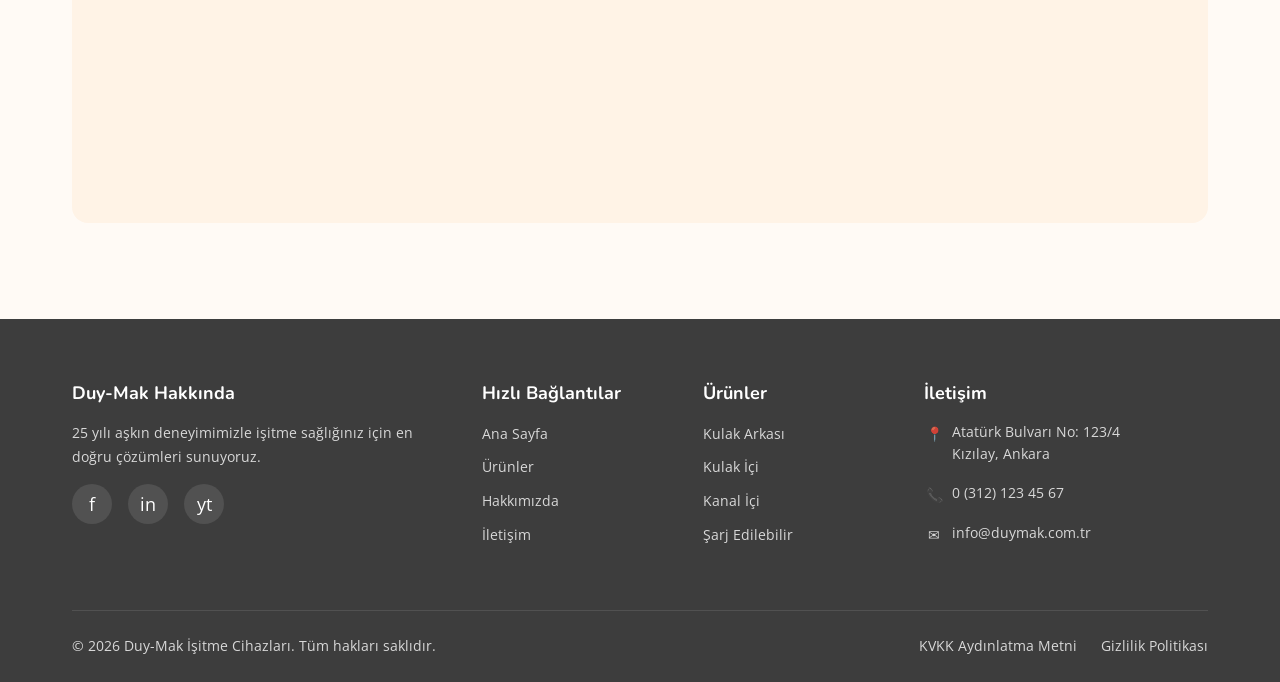
<file: iletisim.html>
<!DOCTYPE html>
<html lang="tr">
<head>
  <meta charset="UTF-8">
  <meta name="viewport" content="width=device-width, initial-scale=1.0">
  <title>İletişim | Duy-Mak İşitme Cihazları</title>
  <meta name="description" content="Duy-Mak İşitme Cihazları ile iletişime geçin. Ücretsiz işitme testi için randevu alın veya sorularınızı iletin.">

  <meta property="og:title" content="İletişim | Duy-Mak İşitme Cihazları">
  <meta property="og:description" content="Ücretsiz işitme testi için randevu alın veya sorularınızı iletin.">
  <meta property="og:type" content="website">
  <meta property="og:locale" content="tr_TR">

  <link rel="preconnect" href="https://fonts.googleapis.com">
  <link rel="preconnect" href="https://fonts.gstatic.com" crossorigin>
  <link href="https://fonts.googleapis.com/css2?family=Nunito:wght@600;700;800&family=Open+Sans:wght@400;500;600&display=swap" rel="stylesheet">

  <link rel="stylesheet" href="css/reset.css">
  <link rel="stylesheet" href="css/variables.css">
  <link rel="stylesheet" href="css/global.css">
  <link rel="stylesheet" href="css/components.css">
  <link rel="stylesheet" href="css/header.css">
  <link rel="stylesheet" href="css/footer.css">
  <link rel="stylesheet" href="css/contact.css">
</head>
<body>
  <a href="#main" class="skip-link">Ana içeriğe geç</a>

  <!-- Header -->
  <header class="header">
    <div class="container header__inner">
      <a href="index.html" class="header__logo" aria-label="Duy-Mak Ana Sayfa">
        <span class="header__logo-icon" aria-hidden="true">&#x1F442;</span>
        Duy<span class="header__logo-highlight">-Mak</span>
      </a>
      <nav class="nav" aria-label="Ana menü">
        <a href="index.html" class="nav__link">Ana Sayfa</a>
        <a href="urunler.html" class="nav__link">Ürünler</a>
        <a href="hakkimizda.html" class="nav__link">Hakkımızda</a>
        <a href="iletisim.html" class="nav__link" aria-current="page">İletişim</a>
        <a href="iletisim.html" class="btn btn--primary btn--small nav__cta">Randevu Al</a>
      </nav>
      <button class="hamburger" id="hamburger" aria-expanded="false" aria-controls="mobile-nav" aria-label="Menüyü aç">
        <span class="hamburger__line" aria-hidden="true"></span>
        <span class="hamburger__line" aria-hidden="true"></span>
        <span class="hamburger__line" aria-hidden="true"></span>
      </button>
    </div>
    <nav class="mobile-nav" id="mobile-nav" aria-label="Mobil menü">
      <a href="index.html" class="mobile-nav__link">Ana Sayfa</a>
      <a href="urunler.html" class="mobile-nav__link">Ürünler</a>
      <a href="hakkimizda.html" class="mobile-nav__link">Hakkımızda</a>
      <a href="iletisim.html" class="mobile-nav__link" aria-current="page">İletişim</a>
      <div class="mobile-nav__cta">
        <a href="iletisim.html" class="btn btn--primary btn--large">Randevu Al</a>
      </div>
    </nav>
  </header>

  <main id="main">
    <!-- Page Header -->
    <section class="page-header">
      <div class="container">
        <nav class="breadcrumb" aria-label="Breadcrumb">
          <a href="index.html">Ana Sayfa</a>
          <span class="breadcrumb__separator" aria-hidden="true">/</span>
          <span aria-current="page">İletişim</span>
        </nav>
        <h1 class="page-header__title">İletişim</h1>
        <p class="page-header__desc">Sorularınız veya randevu talepleriniz için bizimle iletişime geçin.</p>
      </div>
    </section>

    <!-- Contact Section -->
    <section class="section">
      <div class="container">
        <div class="contact__grid">
          <!-- Form -->
          <div class="contact-form-wrap">
            <h2>Bize Yazın</h2>

            <div id="form-success" class="form-success" tabindex="-1" role="alert">
              Mesajınız başarıyla gönderildi! En kısa sürede sizinle iletişime geçeceğiz.
            </div>

            <form id="contact-form" novalidate>
              <div class="form-row form-row--2">
                <div class="form-group">
                  <label for="name" class="form-label form-label--required">Ad Soyad</label>
                  <input type="text" id="name" name="name" class="form-input" autocomplete="name" aria-describedby="name-error" required>
                  <p class="form-error" id="name-error" role="alert"></p>
                </div>
                <div class="form-group">
                  <label for="phone" class="form-label form-label--required">Telefon</label>
                  <input type="tel" id="phone" name="phone" class="form-input" placeholder="0532 123 45 67" autocomplete="tel" aria-describedby="phone-error" required>
                  <p class="form-error" id="phone-error" role="alert"></p>
                </div>
              </div>

              <div class="form-row form-row--2">
                <div class="form-group">
                  <label for="email" class="form-label form-label--required">E-posta</label>
                  <input type="email" id="email" name="email" class="form-input" autocomplete="email" aria-describedby="email-error" required>
                  <p class="form-error" id="email-error" role="alert"></p>
                </div>
                <div class="form-group">
                  <label for="subject" class="form-label form-label--required">Konu</label>
                  <select id="subject" name="subject" class="form-select" aria-describedby="subject-error" required>
                    <option value="">Konu seçiniz...</option>
                    <option value="randevu">Randevu Talebi</option>
                    <option value="bilgi">Ürün Bilgisi</option>
                    <option value="servis">Servis / Bakım</option>
                    <option value="sikayet">Şikayet / Öneri</option>
                    <option value="diger">Diğer</option>
                  </select>
                  <p class="form-error" id="subject-error" role="alert"></p>
                </div>
              </div>

              <div class="form-group">
                <label for="message" class="form-label form-label--required">Mesajınız</label>
                <textarea id="message" name="message" class="form-textarea" rows="5" aria-describedby="message-error" required></textarea>
                <p class="form-error" id="message-error" role="alert"></p>
              </div>

              <div class="form-group">
                <div class="checkbox-group">
                  <input type="checkbox" id="kvkk" name="kvkk" required>
                  <label for="kvkk" class="form-label">
                    <a href="#" style="color: var(--color-primary); text-decoration: underline;">KVKK Aydınlatma Metni</a>'ni okudum ve kişisel verilerimin işlenmesini kabul ediyorum. <span style="color: var(--color-error);">*</span>
                  </label>
                </div>
                <p class="form-error" id="kvkk-error" role="alert"></p>
              </div>

              <button type="submit" class="btn btn--primary btn--large">Mesaj Gönder</button>
            </form>
          </div>

          <!-- Contact Info -->
          <div class="contact-info">
            <div class="contact-info__card">
              <h3>İletişim Bilgileri</h3>

              <div class="contact-info__item">
                <div class="contact-info__icon" aria-hidden="true">&#x1F4CD;</div>
                <div>
                  <div class="contact-info__label">Adres</div>
                  <div class="contact-info__value">Atatürk Bulvarı No: 123/4<br>Kızılay, Çankaya / Ankara</div>
                </div>
              </div>

              <div class="contact-info__item">
                <div class="contact-info__icon" aria-hidden="true">&#x1F4DE;</div>
                <div>
                  <div class="contact-info__label">Telefon</div>
                  <div class="contact-info__value"><a href="tel:+903121234567">0 (312) 123 45 67</a></div>
                </div>
              </div>

              <div class="contact-info__item">
                <div class="contact-info__icon" aria-hidden="true">&#x2709;&#xFE0F;</div>
                <div>
                  <div class="contact-info__label">E-posta</div>
                  <div class="contact-info__value"><a href="mailto:info@duymak.com.tr">info@duymak.com.tr</a></div>
                </div>
              </div>
            </div>

            <div class="contact-info__card">
              <h3>Çalışma Saatleri</h3>
              <div class="hours__list">
                <div class="hours__row">
                  <span class="hours__day">Pazartesi - Cuma</span>
                  <span class="hours__time">09:00 - 18:00</span>
                </div>
                <div class="hours__row">
                  <span class="hours__day">Cumartesi</span>
                  <span class="hours__time">09:00 - 14:00</span>
                </div>
                <div class="hours__row">
                  <span class="hours__day">Pazar</span>
                  <span class="hours__closed">Kapalı</span>
                </div>
              </div>
            </div>
          </div>
        </div>

        <!-- Map Placeholder -->
        <div class="map-placeholder" aria-label="Harita">
          <span class="map-placeholder__icon" aria-hidden="true">&#x1F5FA;&#xFE0F;</span>
          <p>Harita burada görüntülenecek</p>
          <p style="font-size: var(--fs-xs);">Atatürk Bulvarı No: 123/4, Kızılay, Ankara</p>
        </div>
      </div>
    </section>
  </main>

  <!-- Footer -->
  <footer class="footer">
    <div class="container">
      <div class="footer__grid">
        <div>
          <h3 class="footer__col-title">Duy-Mak Hakkında</h3>
          <p class="footer__about-text">25 yılı aşkın deneyimimizle işitme sağlığınız için en doğru çözümleri sunuyoruz.</p>
          <div class="footer__social">
            <a href="#" class="footer__social-link" aria-label="Facebook">f</a>
            <a href="#" class="footer__social-link" aria-label="Instagram">in</a>
            <a href="#" class="footer__social-link" aria-label="YouTube">yt</a>
          </div>
        </div>
        <div>
          <h3 class="footer__col-title">Hızlı Bağlantılar</h3>
          <ul class="footer__links">
            <li><a href="index.html" class="footer__link">Ana Sayfa</a></li>
            <li><a href="urunler.html" class="footer__link">Ürünler</a></li>
            <li><a href="hakkimizda.html" class="footer__link">Hakkımızda</a></li>
            <li><a href="iletisim.html" class="footer__link">İletişim</a></li>
          </ul>
        </div>
        <div>
          <h3 class="footer__col-title">Ürünler</h3>
          <ul class="footer__links">
            <li><a href="urunler.html" class="footer__link">Kulak Arkası</a></li>
            <li><a href="urunler.html" class="footer__link">Kulak İçi</a></li>
            <li><a href="urunler.html" class="footer__link">Kanal İçi</a></li>
            <li><a href="urunler.html" class="footer__link">Şarj Edilebilir</a></li>
          </ul>
        </div>
        <div>
          <h3 class="footer__col-title">İletişim</h3>
          <div class="footer__contact-item">
            <span class="footer__contact-icon" aria-hidden="true">&#x1F4CD;</span>
            <span>Atatürk Bulvarı No: 123/4<br>Kızılay, Ankara</span>
          </div>
          <div class="footer__contact-item">
            <span class="footer__contact-icon" aria-hidden="true">&#x1F4DE;</span>
            <span>0 (312) 123 45 67</span>
          </div>
          <div class="footer__contact-item">
            <span class="footer__contact-icon" aria-hidden="true">&#x2709;</span>
            <span>info@duymak.com.tr</span>
          </div>
        </div>
      </div>
      <div class="footer__bottom">
        <p>&copy; 2026 Duy-Mak İşitme Cihazları. Tüm hakları saklıdır.</p>
        <div class="footer__bottom-links">
          <a href="#" class="footer__bottom-link">KVKK Aydınlatma Metni</a>
          <a href="#" class="footer__bottom-link">Gizlilik Politikası</a>
        </div>
      </div>
    </div>
  </footer>

  <script src="js/main.js"></script>
  <script src="js/form-validation.js"></script>
</body>
</html>
</file>
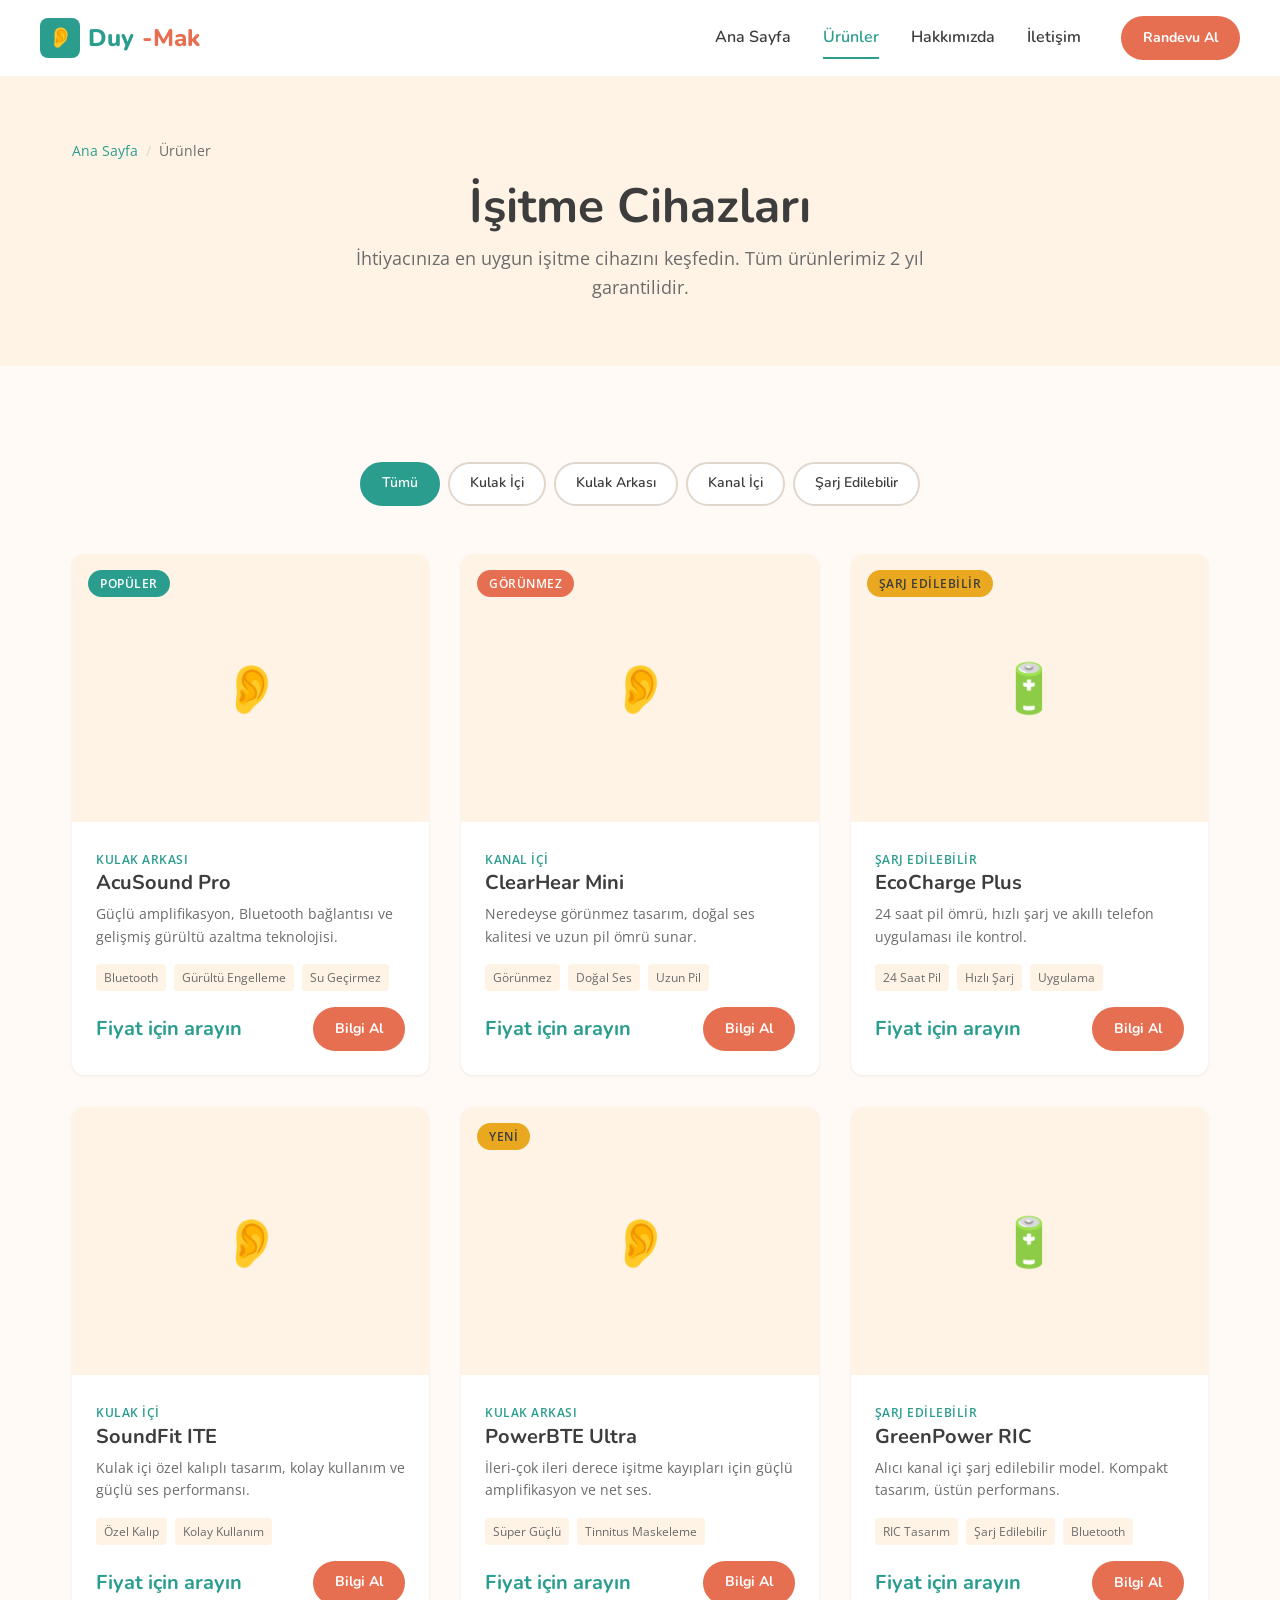
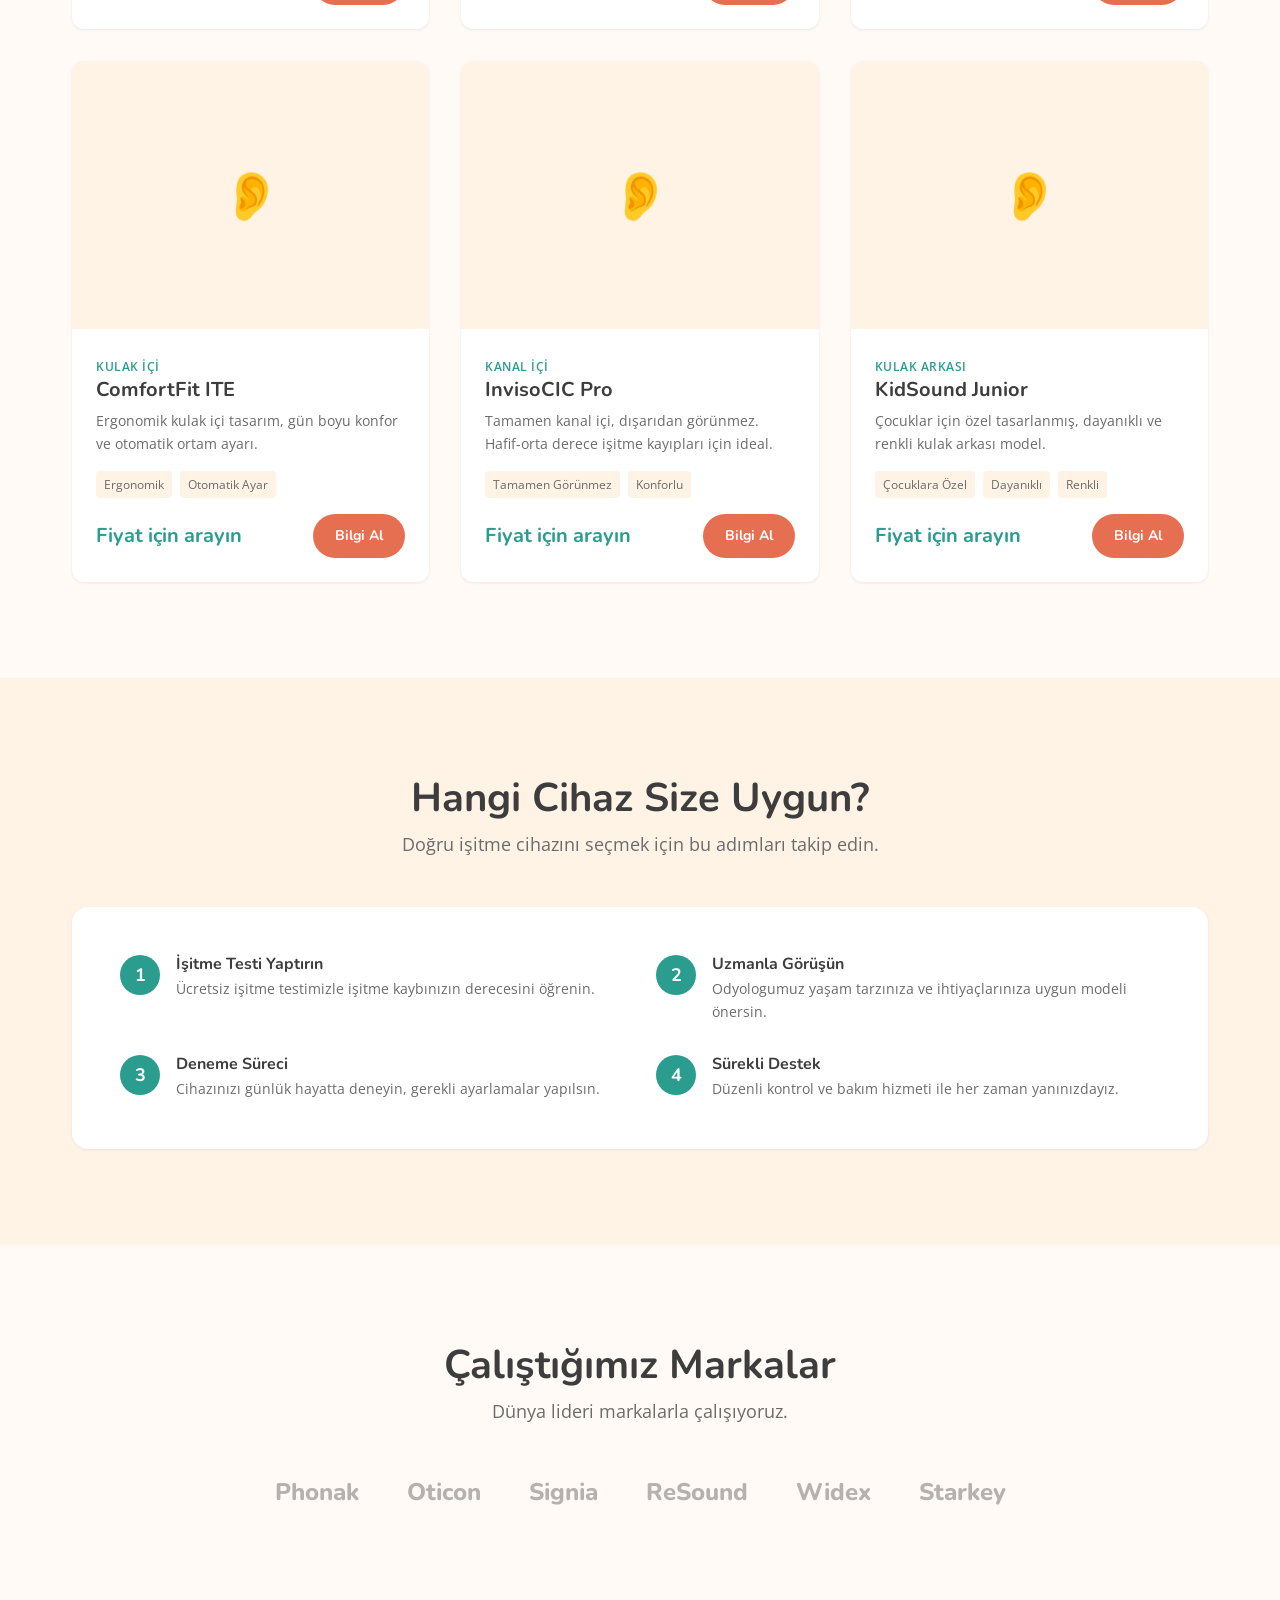
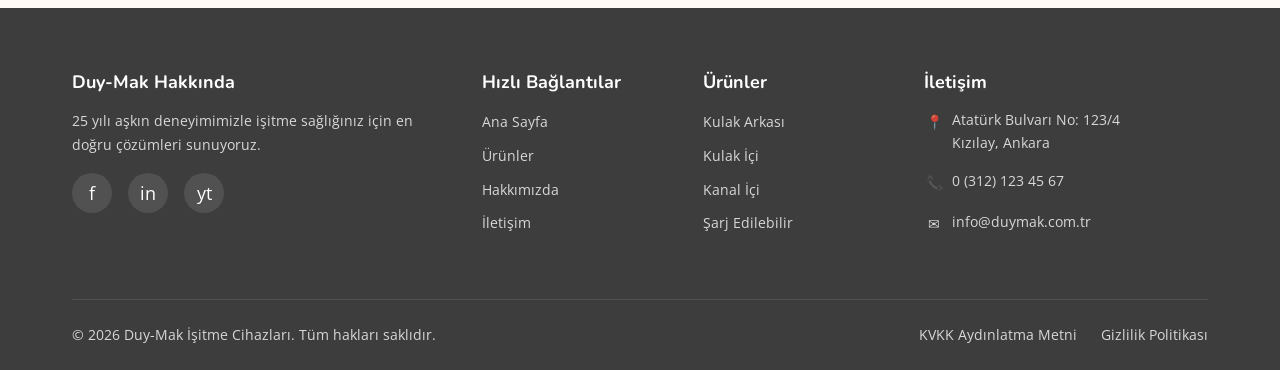
<file: urunler.html>
<!DOCTYPE html>
<html lang="tr">
<head>
  <meta charset="UTF-8">
  <meta name="viewport" content="width=device-width, initial-scale=1.0">
  <title>Ürünler | Duy-Mak İşitme Cihazları</title>
  <meta name="description" content="Kulak arkası, kulak içi, kanal içi ve şarj edilebilir işitme cihazları. İhtiyacınıza en uygun modeli keşfedin.">

  <meta property="og:title" content="Ürünler | Duy-Mak İşitme Cihazları">
  <meta property="og:description" content="Kulak arkası, kulak içi, kanal içi ve şarj edilebilir işitme cihazları.">
  <meta property="og:type" content="website">
  <meta property="og:locale" content="tr_TR">

  <link rel="preconnect" href="https://fonts.googleapis.com">
  <link rel="preconnect" href="https://fonts.gstatic.com" crossorigin>
  <link href="https://fonts.googleapis.com/css2?family=Nunito:wght@600;700;800&family=Open+Sans:wght@400;500;600&display=swap" rel="stylesheet">

  <link rel="stylesheet" href="css/reset.css">
  <link rel="stylesheet" href="css/variables.css">
  <link rel="stylesheet" href="css/global.css">
  <link rel="stylesheet" href="css/components.css">
  <link rel="stylesheet" href="css/header.css">
  <link rel="stylesheet" href="css/footer.css">
  <link rel="stylesheet" href="css/products.css">
</head>
<body>
  <a href="#main" class="skip-link">Ana içeriğe geç</a>

  <!-- Header -->
  <header class="header">
    <div class="container header__inner">
      <a href="index.html" class="header__logo" aria-label="Duy-Mak Ana Sayfa">
        <span class="header__logo-icon" aria-hidden="true">&#x1F442;</span>
        Duy<span class="header__logo-highlight">-Mak</span>
      </a>
      <nav class="nav" aria-label="Ana menü">
        <a href="index.html" class="nav__link">Ana Sayfa</a>
        <a href="urunler.html" class="nav__link" aria-current="page">Ürünler</a>
        <a href="hakkimizda.html" class="nav__link">Hakkımızda</a>
        <a href="iletisim.html" class="nav__link">İletişim</a>
        <a href="iletisim.html" class="btn btn--primary btn--small nav__cta">Randevu Al</a>
      </nav>
      <button class="hamburger" id="hamburger" aria-expanded="false" aria-controls="mobile-nav" aria-label="Menüyü aç">
        <span class="hamburger__line" aria-hidden="true"></span>
        <span class="hamburger__line" aria-hidden="true"></span>
        <span class="hamburger__line" aria-hidden="true"></span>
      </button>
    </div>
    <nav class="mobile-nav" id="mobile-nav" aria-label="Mobil menü">
      <a href="index.html" class="mobile-nav__link">Ana Sayfa</a>
      <a href="urunler.html" class="mobile-nav__link" aria-current="page">Ürünler</a>
      <a href="hakkimizda.html" class="mobile-nav__link">Hakkımızda</a>
      <a href="iletisim.html" class="mobile-nav__link">İletişim</a>
      <div class="mobile-nav__cta">
        <a href="iletisim.html" class="btn btn--primary btn--large">Randevu Al</a>
      </div>
    </nav>
  </header>

  <main id="main">
    <!-- Page Header -->
    <section class="page-header">
      <div class="container">
        <nav class="breadcrumb" aria-label="Breadcrumb">
          <a href="index.html">Ana Sayfa</a>
          <span class="breadcrumb__separator" aria-hidden="true">/</span>
          <span aria-current="page">Ürünler</span>
        </nav>
        <h1 class="page-header__title">İşitme Cihazları</h1>
        <p class="page-header__desc">İhtiyacınıza en uygun işitme cihazını keşfedin. Tüm ürünlerimiz 2 yıl garantilidir.</p>
      </div>
    </section>

    <!-- Products -->
    <section class="section">
      <div class="container">
        <!-- Filters -->
        <div class="product-filters" role="group" aria-label="Ürün kategorileri">
          <button class="filter-btn active" data-category="all" aria-pressed="true">Tümü</button>
          <button class="filter-btn" data-category="kulak-ici" aria-pressed="false">Kulak İçi</button>
          <button class="filter-btn" data-category="kulak-arkasi" aria-pressed="false">Kulak Arkası</button>
          <button class="filter-btn" data-category="kanal-ici" aria-pressed="false">Kanal İçi</button>
          <button class="filter-btn" data-category="sarj-edilebilir" aria-pressed="false">Şarj Edilebilir</button>
        </div>

        <!-- Product Grid -->
        <div class="products-grid">
          <!-- Product 1 -->
          <article class="product-card" data-category="kulak-arkasi">
            <div class="product-card__image-wrap" aria-hidden="true">
              <span class="product-card__badge badge">Popüler</span>
              &#x1F442;
            </div>
            <div class="product-card__body">
              <span class="product-card__category">Kulak Arkası</span>
              <h2 class="product-card__title">AcuSound Pro</h2>
              <p class="product-card__desc">Güçlü amplifikasyon, Bluetooth bağlantısı ve gelişmiş gürültü azaltma teknolojisi.</p>
              <div class="product-card__features">
                <span class="product-card__feature">Bluetooth</span>
                <span class="product-card__feature">Gürültü Engelleme</span>
                <span class="product-card__feature">Su Geçirmez</span>
              </div>
              <div class="product-card__footer">
                <span class="product-card__price">Fiyat için arayın</span>
                <a href="iletisim.html" class="btn btn--primary btn--small">Bilgi Al</a>
              </div>
            </div>
          </article>

          <!-- Product 2 -->
          <article class="product-card" data-category="kanal-ici">
            <div class="product-card__image-wrap" aria-hidden="true">
              <span class="product-card__badge badge badge--accent">Görünmez</span>
              &#x1F442;
            </div>
            <div class="product-card__body">
              <span class="product-card__category">Kanal İçi</span>
              <h2 class="product-card__title">ClearHear Mini</h2>
              <p class="product-card__desc">Neredeyse görünmez tasarım, doğal ses kalitesi ve uzun pil ömrü sunar.</p>
              <div class="product-card__features">
                <span class="product-card__feature">Görünmez</span>
                <span class="product-card__feature">Doğal Ses</span>
                <span class="product-card__feature">Uzun Pil</span>
              </div>
              <div class="product-card__footer">
                <span class="product-card__price">Fiyat için arayın</span>
                <a href="iletisim.html" class="btn btn--primary btn--small">Bilgi Al</a>
              </div>
            </div>
          </article>

          <!-- Product 3 -->
          <article class="product-card" data-category="sarj-edilebilir">
            <div class="product-card__image-wrap" aria-hidden="true">
              <span class="product-card__badge badge badge--secondary">Şarj Edilebilir</span>
              &#x1F50B;
            </div>
            <div class="product-card__body">
              <span class="product-card__category">Şarj Edilebilir</span>
              <h2 class="product-card__title">EcoCharge Plus</h2>
              <p class="product-card__desc">24 saat pil ömrü, hızlı şarj ve akıllı telefon uygulaması ile kontrol.</p>
              <div class="product-card__features">
                <span class="product-card__feature">24 Saat Pil</span>
                <span class="product-card__feature">Hızlı Şarj</span>
                <span class="product-card__feature">Uygulama</span>
              </div>
              <div class="product-card__footer">
                <span class="product-card__price">Fiyat için arayın</span>
                <a href="iletisim.html" class="btn btn--primary btn--small">Bilgi Al</a>
              </div>
            </div>
          </article>

          <!-- Product 4 -->
          <article class="product-card" data-category="kulak-ici">
            <div class="product-card__image-wrap" aria-hidden="true">
              &#x1F442;
            </div>
            <div class="product-card__body">
              <span class="product-card__category">Kulak İçi</span>
              <h2 class="product-card__title">SoundFit ITE</h2>
              <p class="product-card__desc">Kulak içi özel kalıplı tasarım, kolay kullanım ve güçlü ses performansı.</p>
              <div class="product-card__features">
                <span class="product-card__feature">Özel Kalıp</span>
                <span class="product-card__feature">Kolay Kullanım</span>
              </div>
              <div class="product-card__footer">
                <span class="product-card__price">Fiyat için arayın</span>
                <a href="iletisim.html" class="btn btn--primary btn--small">Bilgi Al</a>
              </div>
            </div>
          </article>

          <!-- Product 5 -->
          <article class="product-card" data-category="kulak-arkasi">
            <div class="product-card__image-wrap" aria-hidden="true">
              <span class="product-card__badge badge badge--secondary">Yeni</span>
              &#x1F442;
            </div>
            <div class="product-card__body">
              <span class="product-card__category">Kulak Arkası</span>
              <h2 class="product-card__title">PowerBTE Ultra</h2>
              <p class="product-card__desc">İleri-çok ileri derece işitme kayıpları için güçlü amplifikasyon ve net ses.</p>
              <div class="product-card__features">
                <span class="product-card__feature">Süper Güçlü</span>
                <span class="product-card__feature">Tinnitus Maskeleme</span>
              </div>
              <div class="product-card__footer">
                <span class="product-card__price">Fiyat için arayın</span>
                <a href="iletisim.html" class="btn btn--primary btn--small">Bilgi Al</a>
              </div>
            </div>
          </article>

          <!-- Product 6 -->
          <article class="product-card" data-category="sarj-edilebilir">
            <div class="product-card__image-wrap" aria-hidden="true">
              &#x1F50B;
            </div>
            <div class="product-card__body">
              <span class="product-card__category">Şarj Edilebilir</span>
              <h2 class="product-card__title">GreenPower RIC</h2>
              <p class="product-card__desc">Alıcı kanal içi şarj edilebilir model. Kompakt tasarım, üstün performans.</p>
              <div class="product-card__features">
                <span class="product-card__feature">RIC Tasarım</span>
                <span class="product-card__feature">Şarj Edilebilir</span>
                <span class="product-card__feature">Bluetooth</span>
              </div>
              <div class="product-card__footer">
                <span class="product-card__price">Fiyat için arayın</span>
                <a href="iletisim.html" class="btn btn--primary btn--small">Bilgi Al</a>
              </div>
            </div>
          </article>

          <!-- Product 7 -->
          <article class="product-card" data-category="kulak-ici">
            <div class="product-card__image-wrap" aria-hidden="true">
              &#x1F442;
            </div>
            <div class="product-card__body">
              <span class="product-card__category">Kulak İçi</span>
              <h2 class="product-card__title">ComfortFit ITE</h2>
              <p class="product-card__desc">Ergonomik kulak içi tasarım, gün boyu konfor ve otomatik ortam ayarı.</p>
              <div class="product-card__features">
                <span class="product-card__feature">Ergonomik</span>
                <span class="product-card__feature">Otomatik Ayar</span>
              </div>
              <div class="product-card__footer">
                <span class="product-card__price">Fiyat için arayın</span>
                <a href="iletisim.html" class="btn btn--primary btn--small">Bilgi Al</a>
              </div>
            </div>
          </article>

          <!-- Product 8 -->
          <article class="product-card" data-category="kanal-ici">
            <div class="product-card__image-wrap" aria-hidden="true">
              &#x1F442;
            </div>
            <div class="product-card__body">
              <span class="product-card__category">Kanal İçi</span>
              <h2 class="product-card__title">InvisoCIC Pro</h2>
              <p class="product-card__desc">Tamamen kanal içi, dışarıdan görünmez. Hafif-orta derece işitme kayıpları için ideal.</p>
              <div class="product-card__features">
                <span class="product-card__feature">Tamamen Görünmez</span>
                <span class="product-card__feature">Konforlu</span>
              </div>
              <div class="product-card__footer">
                <span class="product-card__price">Fiyat için arayın</span>
                <a href="iletisim.html" class="btn btn--primary btn--small">Bilgi Al</a>
              </div>
            </div>
          </article>

          <!-- Product 9 -->
          <article class="product-card" data-category="kulak-arkasi">
            <div class="product-card__image-wrap" aria-hidden="true">
              &#x1F442;
            </div>
            <div class="product-card__body">
              <span class="product-card__category">Kulak Arkası</span>
              <h2 class="product-card__title">KidSound Junior</h2>
              <p class="product-card__desc">Çocuklar için özel tasarlanmış, dayanıklı ve renkli kulak arkası model.</p>
              <div class="product-card__features">
                <span class="product-card__feature">Çocuklara Özel</span>
                <span class="product-card__feature">Dayanıklı</span>
                <span class="product-card__feature">Renkli</span>
              </div>
              <div class="product-card__footer">
                <span class="product-card__price">Fiyat için arayın</span>
                <a href="iletisim.html" class="btn btn--primary btn--small">Bilgi Al</a>
              </div>
            </div>
          </article>

          <p class="products-empty">Bu kategoride ürün bulunamadı.</p>
        </div>
      </div>
    </section>

    <!-- Guide -->
    <section class="section section--alt">
      <div class="container">
        <h2 class="section__title">Hangi Cihaz Size Uygun?</h2>
        <p class="section__subtitle">Doğru işitme cihazını seçmek için bu adımları takip edin.</p>

        <div class="guide">
          <div class="guide__grid">
            <div class="guide__item">
              <span class="guide__number">1</span>
              <div>
                <h3>İşitme Testi Yaptırın</h3>
                <p>Ücretsiz işitme testimizle işitme kaybınızın derecesini öğrenin.</p>
              </div>
            </div>
            <div class="guide__item">
              <span class="guide__number">2</span>
              <div>
                <h3>Uzmanla Görüşün</h3>
                <p>Odyologumuz yaşam tarzınıza ve ihtiyaçlarınıza uygun modeli önersin.</p>
              </div>
            </div>
            <div class="guide__item">
              <span class="guide__number">3</span>
              <div>
                <h3>Deneme Süreci</h3>
                <p>Cihazınızı günlük hayatta deneyin, gerekli ayarlamalar yapılsın.</p>
              </div>
            </div>
            <div class="guide__item">
              <span class="guide__number">4</span>
              <div>
                <h3>Sürekli Destek</h3>
                <p>Düzenli kontrol ve bakım hizmeti ile her zaman yanınızdayız.</p>
              </div>
            </div>
          </div>
        </div>
      </div>
    </section>

    <!-- Brands -->
    <section class="section">
      <div class="container brands">
        <h2 class="section__title">Çalıştığımız Markalar</h2>
        <p class="section__subtitle">Dünya lideri markalarla çalışıyoruz.</p>
        <div class="brands__grid">
          <span class="brands__item">Phonak</span>
          <span class="brands__item">Oticon</span>
          <span class="brands__item">Signia</span>
          <span class="brands__item">ReSound</span>
          <span class="brands__item">Widex</span>
          <span class="brands__item">Starkey</span>
        </div>
      </div>
    </section>
  </main>

  <!-- Footer -->
  <footer class="footer">
    <div class="container">
      <div class="footer__grid">
        <div>
          <h3 class="footer__col-title">Duy-Mak Hakkında</h3>
          <p class="footer__about-text">25 yılı aşkın deneyimimizle işitme sağlığınız için en doğru çözümleri sunuyoruz.</p>
          <div class="footer__social">
            <a href="#" class="footer__social-link" aria-label="Facebook">f</a>
            <a href="#" class="footer__social-link" aria-label="Instagram">in</a>
            <a href="#" class="footer__social-link" aria-label="YouTube">yt</a>
          </div>
        </div>
        <div>
          <h3 class="footer__col-title">Hızlı Bağlantılar</h3>
          <ul class="footer__links">
            <li><a href="index.html" class="footer__link">Ana Sayfa</a></li>
            <li><a href="urunler.html" class="footer__link">Ürünler</a></li>
            <li><a href="hakkimizda.html" class="footer__link">Hakkımızda</a></li>
            <li><a href="iletisim.html" class="footer__link">İletişim</a></li>
          </ul>
        </div>
        <div>
          <h3 class="footer__col-title">Ürünler</h3>
          <ul class="footer__links">
            <li><a href="urunler.html" class="footer__link">Kulak Arkası</a></li>
            <li><a href="urunler.html" class="footer__link">Kulak İçi</a></li>
            <li><a href="urunler.html" class="footer__link">Kanal İçi</a></li>
            <li><a href="urunler.html" class="footer__link">Şarj Edilebilir</a></li>
          </ul>
        </div>
        <div>
          <h3 class="footer__col-title">İletişim</h3>
          <div class="footer__contact-item">
            <span class="footer__contact-icon" aria-hidden="true">&#x1F4CD;</span>
            <span>Atatürk Bulvarı No: 123/4<br>Kızılay, Ankara</span>
          </div>
          <div class="footer__contact-item">
            <span class="footer__contact-icon" aria-hidden="true">&#x1F4DE;</span>
            <span>0 (312) 123 45 67</span>
          </div>
          <div class="footer__contact-item">
            <span class="footer__contact-icon" aria-hidden="true">&#x2709;</span>
            <span>info@duymak.com.tr</span>
          </div>
        </div>
      </div>
      <div class="footer__bottom">
        <p>&copy; 2026 Duy-Mak İşitme Cihazları. Tüm hakları saklıdır.</p>
        <div class="footer__bottom-links">
          <a href="#" class="footer__bottom-link">KVKK Aydınlatma Metni</a>
          <a href="#" class="footer__bottom-link">Gizlilik Politikası</a>
        </div>
      </div>
    </div>
  </footer>

  <script src="js/main.js"></script>
  <script src="js/products-filter.js"></script>
</body>
</html>
</file>
<file: css/variables.css>
:root {
  /* Colors */
  --color-primary: #2A9D8F;
  --color-primary-dark: #238077;
  --color-primary-light: #3AB5A6;
  --color-secondary: #E9A820;
  --color-secondary-dark: #D4961A;
  --color-accent: #E76F51;
  --color-accent-dark: #D4603F;

  --color-bg: #FFFAF5;
  --color-bg-alt: #FFF3E6;
  --color-bg-white: #FFFFFF;

  --color-text: #3D3D3D;
  --color-text-light: #6B6B6B;
  --color-text-inverse: #FFFFFF;

  --color-border: #E0D6CC;
  --color-border-light: #F0E8DE;

  --color-success: #2E7D32;
  --color-error: #C62828;

  /* Typography */
  --font-heading: 'Nunito', sans-serif;
  --font-body: 'Open Sans', sans-serif;

  --fs-xs: 0.75rem;
  --fs-sm: 0.875rem;
  --fs-base: 1rem;
  --fs-md: 1.125rem;
  --fs-lg: 1.25rem;
  --fs-xl: 1.5rem;
  --fs-2xl: 2rem;
  --fs-3xl: 2.5rem;
  --fs-4xl: 3rem;

  --fw-regular: 400;
  --fw-medium: 500;
  --fw-semibold: 600;
  --fw-bold: 700;
  --fw-extrabold: 800;

  /* Spacing */
  --space-xs: 0.25rem;
  --space-sm: 0.5rem;
  --space-md: 1rem;
  --space-lg: 1.5rem;
  --space-xl: 2rem;
  --space-2xl: 3rem;
  --space-3xl: 4rem;
  --space-4xl: 6rem;

  /* Layout */
  --container-max: 1200px;
  --container-padding: 1rem;

  /* Border Radius */
  --radius-sm: 4px;
  --radius-md: 8px;
  --radius-lg: 12px;
  --radius-xl: 16px;
  --radius-full: 9999px;

  /* Shadows */
  --shadow-sm: 0 1px 3px rgba(0, 0, 0, 0.08);
  --shadow-md: 0 4px 12px rgba(0, 0, 0, 0.1);
  --shadow-lg: 0 8px 24px rgba(0, 0, 0, 0.12);
  --shadow-header: 0 2px 8px rgba(0, 0, 0, 0.08);

  /* Transitions */
  --transition-fast: 150ms ease;
  --transition-base: 250ms ease;
  --transition-slow: 400ms ease;

  /* Z-index */
  --z-header: 100;
  --z-overlay: 200;
  --z-modal: 300;
}

@media (min-width: 768px) {
  :root {
    --container-padding: 1.5rem;
  }
}

@media (min-width: 1200px) {
  :root {
    --container-padding: 2rem;
  }
}
</file>
<file: css/global.css>
body {
  font-family: var(--font-body);
  font-size: var(--fs-base);
  color: var(--color-text);
  background-color: var(--color-bg);
}

/* Skip to content */
.skip-link {
  position: absolute;
  top: -100%;
  left: var(--space-md);
  padding: var(--space-sm) var(--space-md);
  background: var(--color-primary);
  color: var(--color-text-inverse);
  border-radius: var(--radius-md);
  z-index: var(--z-modal);
  font-weight: var(--fw-semibold);
}

.skip-link:focus {
  top: var(--space-md);
}

/* Container */
.container {
  width: 100%;
  max-width: var(--container-max);
  margin: 0 auto;
  padding-left: var(--container-padding);
  padding-right: var(--container-padding);
}

/* Headings */
h1, h2, h3, h4, h5, h6 {
  font-family: var(--font-heading);
  font-weight: var(--fw-bold);
  color: var(--color-text);
  line-height: 1.2;
}

h1 { font-size: var(--fs-3xl); }
h2 { font-size: var(--fs-2xl); }
h3 { font-size: var(--fs-xl); }
h4 { font-size: var(--fs-lg); }

@media (min-width: 768px) {
  h1 { font-size: var(--fs-4xl); }
  h2 { font-size: var(--fs-3xl); }
  h3 { font-size: var(--fs-2xl); }
}

/* Section spacing */
.section {
  padding: var(--space-3xl) 0;
}

.section--alt {
  background-color: var(--color-bg-alt);
}

.section__title {
  text-align: center;
  margin-bottom: var(--space-sm);
}

.section__subtitle {
  text-align: center;
  color: var(--color-text-light);
  font-size: var(--fs-md);
  max-width: 600px;
  margin: 0 auto var(--space-2xl);
}

@media (min-width: 768px) {
  .section {
    padding: var(--space-4xl) 0;
  }
}

/* Focus visible */
:focus-visible {
  outline: 3px solid var(--color-primary);
  outline-offset: 2px;
  border-radius: var(--radius-sm);
}

/* Visually hidden */
.sr-only {
  position: absolute;
  width: 1px;
  height: 1px;
  padding: 0;
  margin: -1px;
  overflow: hidden;
  clip: rect(0, 0, 0, 0);
  white-space: nowrap;
  border: 0;
}

/* Breadcrumb */
.breadcrumb {
  display: flex;
  align-items: center;
  gap: var(--space-sm);
  font-size: var(--fs-sm);
  color: var(--color-text-light);
  padding: var(--space-md) 0;
}

.breadcrumb a {
  color: var(--color-primary);
  transition: color var(--transition-fast);
}

.breadcrumb a:hover {
  color: var(--color-primary-dark);
  text-decoration: underline;
}

.breadcrumb__separator {
  color: var(--color-border);
}

/* Page header */
.page-header {
  background-color: var(--color-bg-alt);
  padding: var(--space-2xl) 0 var(--space-3xl);
  text-align: center;
}

.page-header__title {
  margin-bottom: var(--space-sm);
}

.page-header__desc {
  color: var(--color-text-light);
  font-size: var(--fs-md);
  max-width: 600px;
  margin: 0 auto;
}
</file>
<file: css/components.css>
/* Buttons */
.btn {
  display: inline-flex;
  align-items: center;
  justify-content: center;
  gap: var(--space-sm);
  padding: 0.75rem 1.75rem;
  font-family: var(--font-heading);
  font-size: var(--fs-base);
  font-weight: var(--fw-bold);
  border-radius: var(--radius-full);
  transition: background-color var(--transition-fast), transform var(--transition-fast), box-shadow var(--transition-fast);
  min-height: 44px;
  min-width: 44px;
  text-align: center;
  cursor: pointer;
  border: 2px solid transparent;
}

.btn:hover {
  transform: translateY(-1px);
  box-shadow: var(--shadow-md);
}

.btn:active {
  transform: translateY(0);
}

.btn--primary {
  background-color: var(--color-accent);
  color: var(--color-text-inverse);
}

.btn--primary:hover {
  background-color: var(--color-accent-dark);
}

.btn--secondary {
  background-color: transparent;
  color: var(--color-primary);
  border-color: var(--color-primary);
}

.btn--secondary:hover {
  background-color: var(--color-primary);
  color: var(--color-text-inverse);
}

.btn--large {
  padding: 1rem 2.25rem;
  font-size: var(--fs-md);
}

.btn--small {
  padding: 0.5rem 1.25rem;
  font-size: var(--fs-sm);
}

/* Cards */
.card {
  background: var(--color-bg-white);
  border-radius: var(--radius-lg);
  box-shadow: var(--shadow-sm);
  overflow: hidden;
  transition: transform var(--transition-base), box-shadow var(--transition-base);
}

.card:hover {
  transform: translateY(-4px);
  box-shadow: var(--shadow-lg);
}

.card__image {
  width: 100%;
  aspect-ratio: 4/3;
  object-fit: cover;
  background-color: var(--color-bg-alt);
}

.card__body {
  padding: var(--space-lg);
}

.card__title {
  font-family: var(--font-heading);
  font-size: var(--fs-lg);
  font-weight: var(--fw-bold);
  margin-bottom: var(--space-sm);
}

.card__text {
  color: var(--color-text-light);
  font-size: var(--fs-sm);
  margin-bottom: var(--space-md);
}

/* Badge */
.badge {
  display: inline-block;
  padding: 0.25rem 0.75rem;
  font-size: var(--fs-xs);
  font-weight: var(--fw-semibold);
  border-radius: var(--radius-full);
  background-color: var(--color-primary);
  color: var(--color-text-inverse);
  text-transform: uppercase;
  letter-spacing: 0.5px;
}

.badge--secondary {
  background-color: var(--color-secondary);
  color: var(--color-text);
}

.badge--accent {
  background-color: var(--color-accent);
}

/* Icon box */
.icon-box {
  display: flex;
  align-items: center;
  justify-content: center;
  width: 64px;
  height: 64px;
  border-radius: var(--radius-lg);
  background-color: var(--color-bg-alt);
  font-size: var(--fs-2xl);
  flex-shrink: 0;
}

.icon-box--primary {
  background-color: rgba(42, 157, 143, 0.1);
  color: var(--color-primary);
}

.icon-box--secondary {
  background-color: rgba(233, 168, 32, 0.1);
  color: var(--color-secondary);
}

/* Testimonial card */
.testimonial {
  background: var(--color-bg-white);
  border-radius: var(--radius-lg);
  padding: var(--space-xl);
  box-shadow: var(--shadow-sm);
  position: relative;
}

.testimonial__quote {
  font-size: var(--fs-md);
  line-height: 1.7;
  color: var(--color-text);
  margin-bottom: var(--space-lg);
  font-style: italic;
}

.testimonial__quote::before {
  content: '\201C';
  font-size: var(--fs-4xl);
  color: var(--color-primary);
  font-family: Georgia, serif;
  line-height: 0;
  display: block;
  margin-bottom: var(--space-sm);
}

.testimonial__author {
  display: flex;
  align-items: center;
  gap: var(--space-md);
}

.testimonial__avatar {
  width: 48px;
  height: 48px;
  border-radius: var(--radius-full);
  background-color: var(--color-bg-alt);
  display: flex;
  align-items: center;
  justify-content: center;
  font-size: var(--fs-lg);
  font-weight: var(--fw-bold);
  color: var(--color-primary);
  flex-shrink: 0;
}

.testimonial__name {
  font-family: var(--font-heading);
  font-weight: var(--fw-bold);
  font-size: var(--fs-sm);
}

.testimonial__role {
  font-size: var(--fs-xs);
  color: var(--color-text-light);
}

/* Stars */
.stars {
  color: var(--color-secondary);
  font-size: var(--fs-sm);
  margin-bottom: var(--space-sm);
}

/* Form elements */
.form-group {
  margin-bottom: var(--space-lg);
}

.form-label {
  display: block;
  font-weight: var(--fw-semibold);
  margin-bottom: var(--space-xs);
  font-size: var(--fs-sm);
}

.form-label--required::after {
  content: ' *';
  color: var(--color-error);
}

.form-input,
.form-textarea,
.form-select {
  width: 100%;
  padding: 0.75rem 1rem;
  border: 2px solid var(--color-border);
  border-radius: var(--radius-md);
  background-color: var(--color-bg-white);
  font-size: var(--fs-base);
  transition: border-color var(--transition-fast), box-shadow var(--transition-fast);
  min-height: 44px;
}

.form-input:focus,
.form-textarea:focus,
.form-select:focus {
  outline: none;
  border-color: var(--color-primary);
  box-shadow: 0 0 0 3px rgba(42, 157, 143, 0.15);
}

.form-input[aria-invalid="true"],
.form-textarea[aria-invalid="true"] {
  border-color: var(--color-error);
}

.form-input[aria-invalid="true"]:focus,
.form-textarea[aria-invalid="true"]:focus {
  box-shadow: 0 0 0 3px rgba(198, 40, 40, 0.15);
}

.form-textarea {
  min-height: 120px;
  resize: vertical;
}

.form-error {
  display: none;
  color: var(--color-error);
  font-size: var(--fs-xs);
  margin-top: var(--space-xs);
}

.form-error.visible {
  display: block;
}

/* Checkbox */
.checkbox-group {
  display: flex;
  align-items: flex-start;
  gap: var(--space-sm);
}

.checkbox-group input[type="checkbox"] {
  width: 20px;
  height: 20px;
  margin-top: 2px;
  flex-shrink: 0;
  accent-color: var(--color-primary);
}

/* Success message */
.form-success {
  display: none;
  background-color: rgba(46, 125, 50, 0.1);
  border: 2px solid var(--color-success);
  border-radius: var(--radius-md);
  padding: var(--space-lg);
  text-align: center;
  color: var(--color-success);
  font-weight: var(--fw-semibold);
}

.form-success.visible {
  display: block;
}
</file>
<file: css/header.css>
/* Header */
.header {
  position: sticky;
  top: 0;
  z-index: var(--z-header);
  background-color: var(--color-bg-white);
  transition: box-shadow var(--transition-base);
}

.header--scrolled {
  box-shadow: var(--shadow-header);
}

.header__inner {
  display: flex;
  align-items: center;
  justify-content: space-between;
  padding: var(--space-md) 0;
  min-height: 72px;
}

/* Logo */
.header__logo {
  display: flex;
  align-items: center;
  gap: var(--space-sm);
  font-family: var(--font-heading);
  font-size: var(--fs-xl);
  font-weight: var(--fw-extrabold);
  color: var(--color-primary);
  flex-shrink: 0;
}

.header__logo-icon {
  display: flex;
  align-items: center;
  justify-content: center;
  width: 40px;
  height: 40px;
  background-color: var(--color-primary);
  color: var(--color-text-inverse);
  border-radius: var(--radius-md);
  font-size: var(--fs-lg);
}

.header__logo-highlight {
  color: var(--color-accent);
}

/* Nav */
.nav {
  display: none;
  align-items: center;
  gap: var(--space-xl);
}

.nav__link {
  font-family: var(--font-heading);
  font-weight: var(--fw-semibold);
  font-size: var(--fs-base);
  color: var(--color-text);
  padding: var(--space-sm) 0;
  position: relative;
  transition: color var(--transition-fast);
}

.nav__link::after {
  content: '';
  position: absolute;
  bottom: 0;
  left: 0;
  width: 0;
  height: 2px;
  background-color: var(--color-primary);
  transition: width var(--transition-base);
}

.nav__link:hover,
.nav__link[aria-current="page"] {
  color: var(--color-primary);
}

.nav__link:hover::after,
.nav__link[aria-current="page"]::after {
  width: 100%;
}

.nav__cta {
  margin-left: var(--space-sm);
}

/* Hamburger */
.hamburger {
  display: flex;
  flex-direction: column;
  justify-content: center;
  gap: 5px;
  width: 44px;
  height: 44px;
  padding: 10px;
  cursor: pointer;
}

.hamburger__line {
  display: block;
  width: 100%;
  height: 2px;
  background-color: var(--color-text);
  border-radius: 2px;
  transition: transform var(--transition-base), opacity var(--transition-fast);
}

.hamburger[aria-expanded="true"] .hamburger__line:nth-child(1) {
  transform: translateY(7px) rotate(45deg);
}

.hamburger[aria-expanded="true"] .hamburger__line:nth-child(2) {
  opacity: 0;
}

.hamburger[aria-expanded="true"] .hamburger__line:nth-child(3) {
  transform: translateY(-7px) rotate(-45deg);
}

/* Mobile menu */
.mobile-nav {
  display: none;
  position: fixed;
  top: 72px;
  left: 0;
  right: 0;
  bottom: 0;
  background-color: var(--color-bg-white);
  z-index: var(--z-overlay);
  padding: var(--space-xl);
  overflow-y: auto;
}

.mobile-nav.is-open {
  display: flex;
  flex-direction: column;
  gap: var(--space-md);
}

.mobile-nav__link {
  display: block;
  font-family: var(--font-heading);
  font-weight: var(--fw-semibold);
  font-size: var(--fs-lg);
  color: var(--color-text);
  padding: var(--space-md) 0;
  border-bottom: 1px solid var(--color-border-light);
  transition: color var(--transition-fast);
}

.mobile-nav__link:hover,
.mobile-nav__link[aria-current="page"] {
  color: var(--color-primary);
}

.mobile-nav__cta {
  margin-top: var(--space-md);
  text-align: center;
}

/* Desktop */
@media (min-width: 768px) {
  .nav {
    display: flex;
  }

  .hamburger {
    display: none;
  }

  .mobile-nav {
    display: none !important;
  }
}
</file>
<file: css/footer.css>
/* Footer */
.footer {
  background-color: var(--color-text);
  color: rgba(255, 255, 255, 0.8);
  padding-top: var(--space-3xl);
}

.footer__grid {
  display: grid;
  gap: var(--space-xl);
  margin-bottom: var(--space-2xl);
}

.footer__col-title {
  font-family: var(--font-heading);
  font-size: var(--fs-md);
  font-weight: var(--fw-bold);
  color: var(--color-text-inverse);
  margin-bottom: var(--space-md);
}

.footer__about-text {
  font-size: var(--fs-sm);
  line-height: 1.7;
  margin-bottom: var(--space-md);
}

.footer__social {
  display: flex;
  gap: var(--space-md);
}

.footer__social-link {
  display: flex;
  align-items: center;
  justify-content: center;
  width: 40px;
  height: 40px;
  border-radius: var(--radius-full);
  background-color: rgba(255, 255, 255, 0.1);
  color: var(--color-text-inverse);
  font-size: var(--fs-md);
  transition: background-color var(--transition-fast);
}

.footer__social-link:hover {
  background-color: var(--color-primary);
}

.footer__links {
  display: flex;
  flex-direction: column;
  gap: var(--space-sm);
}

.footer__link {
  font-size: var(--fs-sm);
  transition: color var(--transition-fast);
  padding: var(--space-xs) 0;
}

.footer__link:hover {
  color: var(--color-text-inverse);
}

.footer__contact-item {
  display: flex;
  align-items: flex-start;
  gap: var(--space-sm);
  font-size: var(--fs-sm);
  margin-bottom: var(--space-md);
}

.footer__contact-icon {
  flex-shrink: 0;
  width: 20px;
  text-align: center;
  margin-top: 2px;
}

/* Footer bottom */
.footer__bottom {
  border-top: 1px solid rgba(255, 255, 255, 0.1);
  padding: var(--space-lg) 0;
  display: flex;
  flex-direction: column;
  gap: var(--space-md);
  align-items: center;
  text-align: center;
  font-size: var(--fs-sm);
}

.footer__bottom-links {
  display: flex;
  gap: var(--space-lg);
}

.footer__bottom-link {
  font-size: var(--fs-sm);
  transition: color var(--transition-fast);
}

.footer__bottom-link:hover {
  color: var(--color-text-inverse);
}

@media (min-width: 576px) {
  .footer__grid {
    grid-template-columns: repeat(2, 1fr);
  }
}

@media (min-width: 992px) {
  .footer__grid {
    grid-template-columns: 2fr 1fr 1fr 1.5fr;
  }

  .footer__bottom {
    flex-direction: row;
    justify-content: space-between;
  }
}
</file>
<file: css/home.css>
/* Hero */
.hero {
  background: linear-gradient(135deg, var(--color-bg-alt) 0%, var(--color-bg) 100%);
  padding: var(--space-3xl) 0 var(--space-4xl);
  text-align: center;
}

.hero__content {
  max-width: 700px;
  margin: 0 auto;
}

.hero__badge {
  margin-bottom: var(--space-lg);
}

.hero__title {
  font-size: var(--fs-2xl);
  margin-bottom: var(--space-md);
  color: var(--color-text);
}

.hero__title-highlight {
  color: var(--color-primary);
}

.hero__text {
  font-size: var(--fs-md);
  color: var(--color-text-light);
  margin-bottom: var(--space-xl);
  max-width: 560px;
  margin-left: auto;
  margin-right: auto;
}

.hero__actions {
  display: flex;
  flex-direction: column;
  gap: var(--space-md);
  align-items: center;
}

@media (min-width: 576px) {
  .hero__actions {
    flex-direction: row;
    justify-content: center;
  }
}

@media (min-width: 768px) {
  .hero {
    padding: var(--space-4xl) 0;
  }

  .hero__title {
    font-size: var(--fs-4xl);
  }
}

/* Trust bar */
.trust-bar {
  padding: var(--space-2xl) 0;
  border-bottom: 1px solid var(--color-border-light);
}

.trust-bar__grid {
  display: grid;
  grid-template-columns: repeat(2, 1fr);
  gap: var(--space-xl);
  text-align: center;
}

.trust-bar__item {
  display: flex;
  flex-direction: column;
  align-items: center;
  gap: var(--space-sm);
}

.trust-bar__icon {
  font-size: var(--fs-2xl);
  color: var(--color-primary);
}

.trust-bar__number {
  font-family: var(--font-heading);
  font-size: var(--fs-xl);
  font-weight: var(--fw-extrabold);
  color: var(--color-text);
}

.trust-bar__label {
  font-size: var(--fs-sm);
  color: var(--color-text-light);
}

@media (min-width: 768px) {
  .trust-bar__grid {
    grid-template-columns: repeat(4, 1fr);
  }
}

/* Featured products */
.featured-products__grid {
  display: grid;
  gap: var(--space-xl);
}

.product-card__price {
  font-family: var(--font-heading);
  font-size: var(--fs-lg);
  font-weight: var(--fw-bold);
  color: var(--color-primary);
}

.product-card__image {
  width: 100%;
  aspect-ratio: 4/3;
  background-color: var(--color-bg-alt);
  display: flex;
  align-items: center;
  justify-content: center;
  font-size: var(--fs-4xl);
  color: var(--color-primary);
}

@media (min-width: 576px) {
  .featured-products__grid {
    grid-template-columns: repeat(2, 1fr);
  }
}

@media (min-width: 992px) {
  .featured-products__grid {
    grid-template-columns: repeat(3, 1fr);
  }
}

/* Why Duy-Mak */
.why-us__grid {
  display: grid;
  gap: var(--space-xl);
}

.why-us__item {
  display: flex;
  gap: var(--space-lg);
  align-items: flex-start;
}

.why-us__text h3 {
  font-size: var(--fs-lg);
  margin-bottom: var(--space-xs);
}

.why-us__text p {
  color: var(--color-text-light);
  font-size: var(--fs-sm);
}

@media (min-width: 768px) {
  .why-us__grid {
    grid-template-columns: repeat(2, 1fr);
  }
}

/* Testimonials */
.testimonials__grid {
  display: grid;
  gap: var(--space-xl);
}

@media (min-width: 768px) {
  .testimonials__grid {
    grid-template-columns: repeat(2, 1fr);
  }
}

@media (min-width: 992px) {
  .testimonials__grid {
    grid-template-columns: repeat(3, 1fr);
  }
}

/* CTA Banner */
.cta-banner {
  background: linear-gradient(135deg, var(--color-primary) 0%, var(--color-primary-dark) 100%);
  padding: var(--space-3xl) 0;
  text-align: center;
  color: var(--color-text-inverse);
}

.cta-banner__title {
  color: var(--color-text-inverse);
  margin-bottom: var(--space-md);
}

.cta-banner__text {
  font-size: var(--fs-md);
  opacity: 0.9;
  margin-bottom: var(--space-xl);
  max-width: 500px;
  margin-left: auto;
  margin-right: auto;
}

.cta-banner .btn--primary {
  background-color: var(--color-secondary);
  color: var(--color-text);
}

.cta-banner .btn--primary:hover {
  background-color: var(--color-secondary-dark);
}
</file>
<file: css/about.css>
/* Story section */
.story__grid {
  display: grid;
  gap: var(--space-2xl);
  align-items: center;
}

.story__image {
  width: 100%;
  aspect-ratio: 4/3;
  background-color: var(--color-bg-alt);
  border-radius: var(--radius-lg);
  display: flex;
  align-items: center;
  justify-content: center;
  font-size: 4rem;
  color: var(--color-primary);
}

.story__text h2 {
  margin-bottom: var(--space-md);
}

.story__text p {
  color: var(--color-text-light);
  margin-bottom: var(--space-md);
  line-height: 1.8;
}

@media (min-width: 768px) {
  .story__grid {
    grid-template-columns: 1fr 1fr;
  }
}

/* Mission / Vision / Values */
.mvv__grid {
  display: grid;
  gap: var(--space-xl);
}

.mvv__card {
  background: var(--color-bg-white);
  border-radius: var(--radius-lg);
  padding: var(--space-xl);
  text-align: center;
  box-shadow: var(--shadow-sm);
  transition: transform var(--transition-base);
}

.mvv__card:hover {
  transform: translateY(-4px);
}

.mvv__icon {
  font-size: var(--fs-3xl);
  margin-bottom: var(--space-md);
}

.mvv__card h3 {
  margin-bottom: var(--space-sm);
}

.mvv__card p {
  color: var(--color-text-light);
  font-size: var(--fs-sm);
  line-height: 1.7;
}

@media (min-width: 768px) {
  .mvv__grid {
    grid-template-columns: repeat(3, 1fr);
  }
}

/* Team */
.team__grid {
  display: grid;
  gap: var(--space-xl);
}

.team__card {
  background: var(--color-bg-white);
  border-radius: var(--radius-lg);
  overflow: hidden;
  box-shadow: var(--shadow-sm);
  text-align: center;
  transition: transform var(--transition-base);
}

.team__card:hover {
  transform: translateY(-4px);
}

.team__photo {
  width: 100%;
  aspect-ratio: 1;
  background-color: var(--color-bg-alt);
  display: flex;
  align-items: center;
  justify-content: center;
  font-size: 3rem;
  color: var(--color-primary);
}

.team__info {
  padding: var(--space-lg);
}

.team__name {
  font-family: var(--font-heading);
  font-size: var(--fs-md);
  font-weight: var(--fw-bold);
  margin-bottom: var(--space-xs);
}

.team__role {
  color: var(--color-primary);
  font-size: var(--fs-sm);
  font-weight: var(--fw-semibold);
  margin-bottom: var(--space-sm);
}

.team__bio {
  color: var(--color-text-light);
  font-size: var(--fs-sm);
}

@media (min-width: 576px) {
  .team__grid {
    grid-template-columns: repeat(2, 1fr);
  }
}

@media (min-width: 992px) {
  .team__grid {
    grid-template-columns: repeat(3, 1fr);
  }
}

/* Stats */
.stats {
  text-align: center;
}

.stats__grid {
  display: grid;
  grid-template-columns: repeat(2, 1fr);
  gap: var(--space-xl);
}

.stats__item {
  padding: var(--space-lg);
}

.stats__number {
  font-family: var(--font-heading);
  font-size: var(--fs-3xl);
  font-weight: var(--fw-extrabold);
  color: var(--color-primary);
  margin-bottom: var(--space-xs);
}

.stats__label {
  font-size: var(--fs-sm);
  color: var(--color-text-light);
}

@media (min-width: 768px) {
  .stats__grid {
    grid-template-columns: repeat(4, 1fr);
  }
}

/* Certifications */
.certs__grid {
  display: flex;
  flex-wrap: wrap;
  justify-content: center;
  gap: var(--space-xl);
}

.cert__item {
  display: flex;
  flex-direction: column;
  align-items: center;
  gap: var(--space-sm);
  text-align: center;
}

.cert__icon {
  width: 72px;
  height: 72px;
  border-radius: var(--radius-full);
  background-color: rgba(42, 157, 143, 0.1);
  display: flex;
  align-items: center;
  justify-content: center;
  font-size: var(--fs-2xl);
  color: var(--color-primary);
}

.cert__label {
  font-size: var(--fs-sm);
  font-weight: var(--fw-semibold);
  max-width: 120px;
}
</file>
<file: css/contact.css>
/* Contact layout */
.contact__grid {
  display: grid;
  gap: var(--space-2xl);
}

@media (min-width: 768px) {
  .contact__grid {
    grid-template-columns: 1.2fr 1fr;
  }
}

/* Contact form */
.contact-form-wrap {
  background: var(--color-bg-white);
  border-radius: var(--radius-xl);
  padding: var(--space-xl);
  box-shadow: var(--shadow-sm);
}

.contact-form-wrap h2 {
  margin-bottom: var(--space-xl);
}

.form-row {
  display: grid;
  gap: var(--space-lg);
}

@media (min-width: 576px) {
  .form-row--2 {
    grid-template-columns: 1fr 1fr;
  }
}

/* Contact info sidebar */
.contact-info {
  display: flex;
  flex-direction: column;
  gap: var(--space-xl);
}

.contact-info__card {
  background: var(--color-bg-white);
  border-radius: var(--radius-xl);
  padding: var(--space-xl);
  box-shadow: var(--shadow-sm);
}

.contact-info__card h3 {
  margin-bottom: var(--space-lg);
}

.contact-info__item {
  display: flex;
  align-items: flex-start;
  gap: var(--space-md);
  margin-bottom: var(--space-lg);
}

.contact-info__item:last-child {
  margin-bottom: 0;
}

.contact-info__icon {
  width: 44px;
  height: 44px;
  border-radius: var(--radius-md);
  background-color: rgba(42, 157, 143, 0.1);
  display: flex;
  align-items: center;
  justify-content: center;
  font-size: var(--fs-lg);
  color: var(--color-primary);
  flex-shrink: 0;
}

.contact-info__label {
  font-size: var(--fs-xs);
  color: var(--color-text-light);
  text-transform: uppercase;
  letter-spacing: 0.5px;
  margin-bottom: 2px;
}

.contact-info__value {
  font-weight: var(--fw-semibold);
  font-size: var(--fs-sm);
}

.contact-info__value a {
  color: var(--color-primary);
  transition: color var(--transition-fast);
}

.contact-info__value a:hover {
  color: var(--color-primary-dark);
  text-decoration: underline;
}

/* Hours */
.hours__list {
  font-size: var(--fs-sm);
}

.hours__row {
  display: flex;
  justify-content: space-between;
  padding: var(--space-sm) 0;
  border-bottom: 1px solid var(--color-border-light);
}

.hours__row:last-child {
  border-bottom: none;
}

.hours__day {
  font-weight: var(--fw-semibold);
}

.hours__time {
  color: var(--color-text-light);
}

.hours__closed {
  color: var(--color-accent);
  font-weight: var(--fw-semibold);
}

/* Map placeholder */
.map-placeholder {
  width: 100%;
  aspect-ratio: 16/9;
  background-color: var(--color-bg-alt);
  border-radius: var(--radius-xl);
  display: flex;
  flex-direction: column;
  align-items: center;
  justify-content: center;
  gap: var(--space-md);
  color: var(--color-text-light);
  margin-top: var(--space-2xl);
}

.map-placeholder__icon {
  font-size: var(--fs-3xl);
  color: var(--color-primary);
}
</file>
<file: css/products.css>
/* Product filters */
.product-filters {
  display: flex;
  flex-wrap: wrap;
  gap: var(--space-sm);
  justify-content: center;
  margin-bottom: var(--space-2xl);
}

.filter-btn {
  padding: 0.5rem 1.25rem;
  font-family: var(--font-heading);
  font-size: var(--fs-sm);
  font-weight: var(--fw-semibold);
  border-radius: var(--radius-full);
  border: 2px solid var(--color-border);
  background-color: var(--color-bg-white);
  color: var(--color-text);
  transition: all var(--transition-fast);
  min-height: 44px;
  cursor: pointer;
}

.filter-btn:hover {
  border-color: var(--color-primary);
  color: var(--color-primary);
}

.filter-btn.active {
  background-color: var(--color-primary);
  border-color: var(--color-primary);
  color: var(--color-text-inverse);
}

/* Product grid */
.products-grid {
  display: grid;
  gap: var(--space-xl);
}

.product-card {
  background: var(--color-bg-white);
  border-radius: var(--radius-lg);
  box-shadow: var(--shadow-sm);
  overflow: hidden;
  transition: transform var(--transition-base), box-shadow var(--transition-base);
}

.product-card:hover {
  transform: translateY(-4px);
  box-shadow: var(--shadow-lg);
}

.product-card__image-wrap {
  position: relative;
  aspect-ratio: 4/3;
  background-color: var(--color-bg-alt);
  display: flex;
  align-items: center;
  justify-content: center;
  font-size: 3rem;
  color: var(--color-primary);
}

.product-card__badge {
  position: absolute;
  top: var(--space-md);
  left: var(--space-md);
}

.product-card__body {
  padding: var(--space-lg);
}

.product-card__category {
  font-size: var(--fs-xs);
  text-transform: uppercase;
  letter-spacing: 0.5px;
  color: var(--color-primary);
  font-weight: var(--fw-semibold);
  margin-bottom: var(--space-xs);
}

.product-card__title {
  font-family: var(--font-heading);
  font-size: var(--fs-lg);
  font-weight: var(--fw-bold);
  margin-bottom: var(--space-sm);
}

.product-card__desc {
  color: var(--color-text-light);
  font-size: var(--fs-sm);
  margin-bottom: var(--space-md);
  line-height: 1.6;
}

.product-card__features {
  display: flex;
  flex-wrap: wrap;
  gap: var(--space-sm);
  margin-bottom: var(--space-md);
}

.product-card__feature {
  font-size: var(--fs-xs);
  background-color: var(--color-bg-alt);
  padding: 0.25rem 0.5rem;
  border-radius: var(--radius-sm);
  color: var(--color-text-light);
}

.product-card__footer {
  display: flex;
  align-items: center;
  justify-content: space-between;
}

.product-card__price {
  font-family: var(--font-heading);
  font-size: var(--fs-lg);
  font-weight: var(--fw-bold);
  color: var(--color-primary);
}

/* No results */
.products-empty {
  display: none;
  text-align: center;
  padding: var(--space-3xl);
  color: var(--color-text-light);
  grid-column: 1 / -1;
}

.products-empty.visible {
  display: block;
}

@media (min-width: 576px) {
  .products-grid {
    grid-template-columns: repeat(2, 1fr);
  }
}

@media (min-width: 992px) {
  .products-grid {
    grid-template-columns: repeat(3, 1fr);
  }
}

/* Guide section */
.guide {
  background-color: var(--color-bg-white);
  border-radius: var(--radius-xl);
  padding: var(--space-2xl);
  box-shadow: var(--shadow-sm);
}

.guide__grid {
  display: grid;
  gap: var(--space-xl);
}

.guide__item {
  display: flex;
  gap: var(--space-md);
  align-items: flex-start;
}

.guide__number {
  display: flex;
  align-items: center;
  justify-content: center;
  width: 40px;
  height: 40px;
  border-radius: var(--radius-full);
  background-color: var(--color-primary);
  color: var(--color-text-inverse);
  font-family: var(--font-heading);
  font-weight: var(--fw-bold);
  font-size: var(--fs-md);
  flex-shrink: 0;
}

.guide__item h3 {
  font-size: var(--fs-base);
  margin-bottom: var(--space-xs);
}

.guide__item p {
  font-size: var(--fs-sm);
  color: var(--color-text-light);
}

@media (min-width: 768px) {
  .guide__grid {
    grid-template-columns: repeat(2, 1fr);
  }
}

/* Brand logos */
.brands {
  text-align: center;
}

.brands__grid {
  display: flex;
  flex-wrap: wrap;
  justify-content: center;
  gap: var(--space-2xl);
  align-items: center;
  opacity: 0.5;
}

.brands__item {
  font-family: var(--font-heading);
  font-size: var(--fs-xl);
  font-weight: var(--fw-extrabold);
  color: var(--color-text-light);
}
</file>
